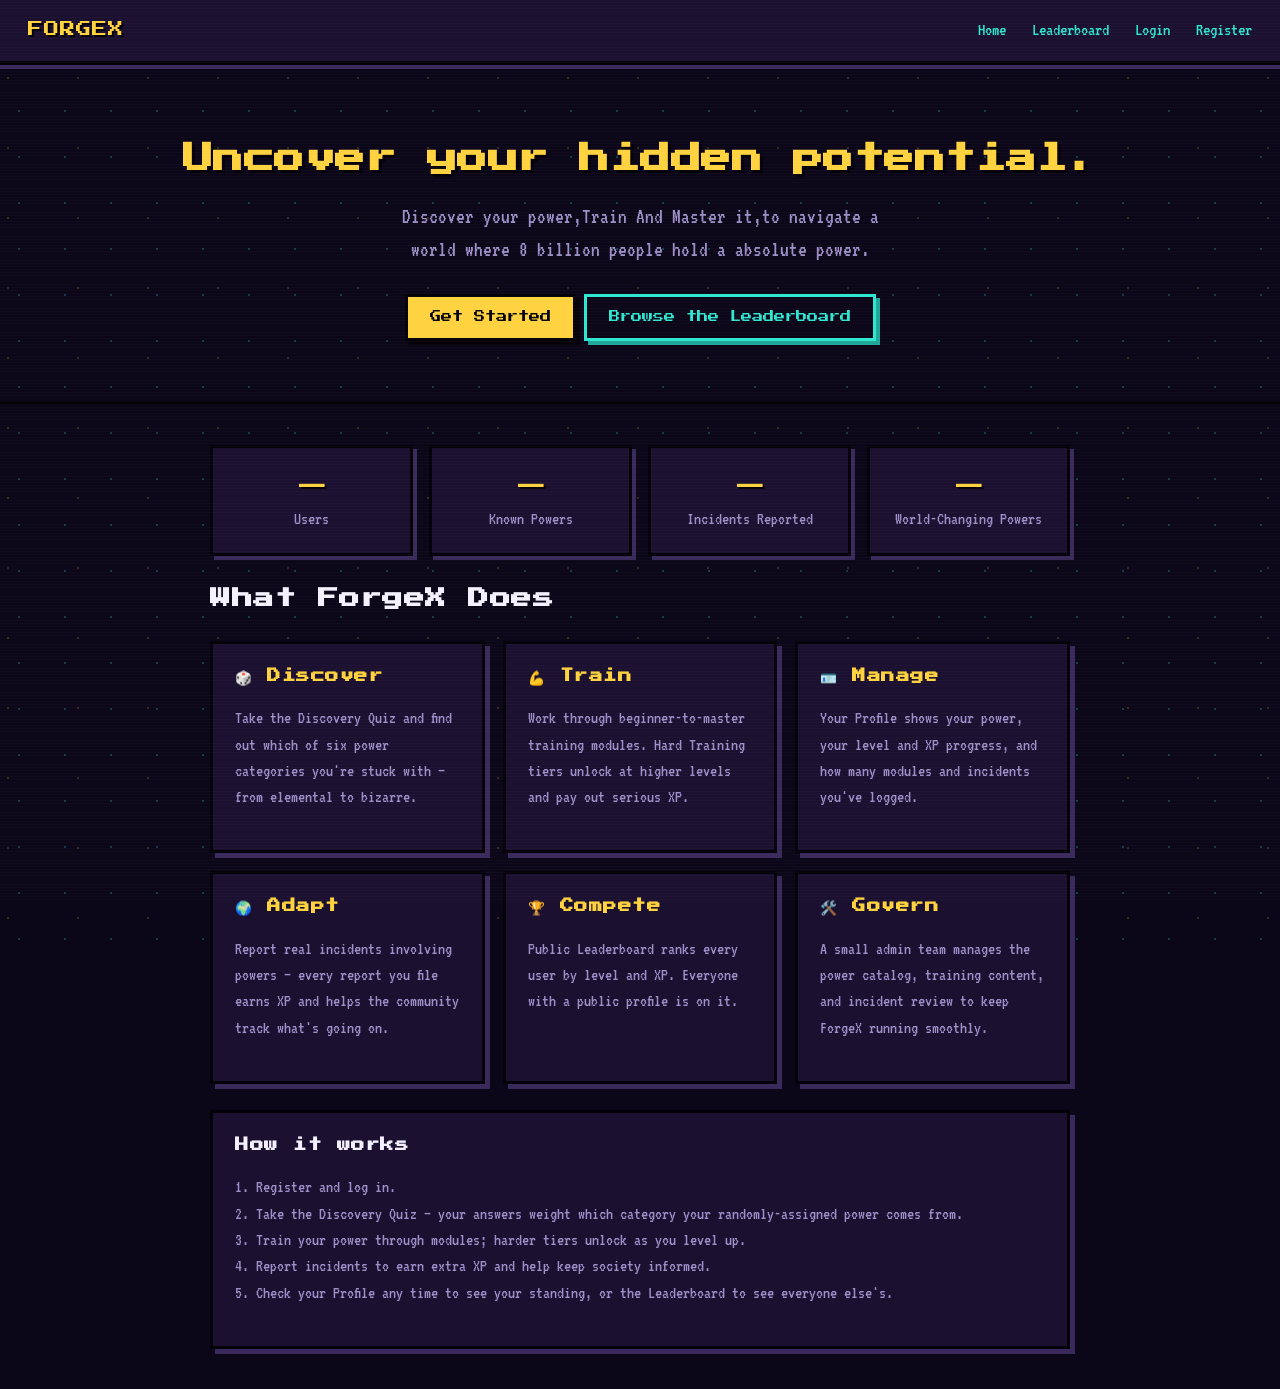
<file: FrogeX(Frontend)/index.html>
<!DOCTYPE html>
<html lang="en">

<head>
  <meta charset="UTF-8">
  <title>ForgeX - Everyone Has a Power</title>
  <link rel="preconnect" href="https://fonts.googleapis.com">
  <link rel="preconnect" href="https://fonts.gstatic.com" crossorigin>
  <link href="https://fonts.googleapis.com/css2?family=Press+Start+2P&family=VT323&display=swap" rel="stylesheet">
  <link rel="stylesheet" href="css/style.css">
</head>

<body>
  <nav>
    <div class="logo">FORGEX</div>
    <div id="navLinks">
      <a href="index.html">Home</a>
      <a href="community.html">Leaderboard</a>
      <a href="login.html">Login</a>
      <a href="register.html">Register</a>
    </div>
  </nav>

  <div class="hero">
    <h1>Uncover your hidden potential.</h1>
    <p>Discover your power,Train And Master it,to navigate a world where 8 billion people hold a absolute power.</p>
    <a href="register.html" id="ctaBtn" class="btn">Get Started</a>
    <a href="community.html" class="btn secondary">Browse the Leaderboard</a>
  </div>

  <div class="container">
    <div class="stats-grid" id="statsGrid">
      <div class="stat-box">
        <div class="stat-num">—</div>
        <div class="muted">Users</div>
      </div>
      <div class="stat-box">
        <div class="stat-num">—</div>
        <div class="muted">Known Powers</div>
      </div>
      <div class="stat-box">
        <div class="stat-num">—</div>
        <div class="muted">Incidents Reported</div>
      </div>
      <div class="stat-box">
        <div class="stat-num">—</div>
        <div class="muted">World-Changing Powers</div>
      </div>
    </div>

    <h2>What ForgeX Does</h2>
    <div class="feature-grid">
      <div class="card">
        <h3>🎲 Discover</h3>
        <p class="muted">Take the Discovery Quiz and find out which of six power categories you're stuck with — from
          elemental to bizarre.</p>
      </div>
      <div class="card">
        <h3>💪 Train</h3>
        <p class="muted">Work through beginner-to-master training modules. Hard Training tiers unlock at higher levels
          and pay out serious XP.</p>
      </div>
      <div class="card">
        <h3>🪪 Manage</h3>
        <p class="muted">Your Profile shows your power, your level and XP progress, and how many modules and incidents
          you've logged.</p>
      </div>
      <div class="card">
        <h3>🌍 Adapt</h3>
        <p class="muted">Report real incidents involving powers — every report you file earns XP and helps the community
          track what's going on.</p>
      </div>
      <div class="card">
        <h3>🏆 Compete</h3>
        <p class="muted">Public Leaderboard ranks every user by level and XP. Everyone with a public profile is on it.
        </p>
      </div>
      <div class="card">
        <h3>🛠️ Govern</h3>
        <p class="muted">A small admin team manages the power catalog, training content, and incident review to keep
          ForgeX running smoothly.</p>
      </div>
    </div>

    <div class="card">
      <h3>How it works</h3>
      <p class="muted">
        1. Register and log in.<br>
        2. Take the Discovery Quiz — your answers weight which category your randomly-assigned power comes from.<br>
        3. Train your power through modules; harder tiers unlock as you level up.<br>
        4. Report incidents to earn extra XP and help keep society informed.<br>
        5. Check your Profile any time to see your standing, or the Leaderboard to see everyone else's.
      </p>
    </div>
  </div>

  <script src="js/api.js"></script>
  <script>
    // Adjust nav + CTA button depending on whether someone is already logged in
    if (isLoggedIn()) {
      document.getElementById("navLinks").innerHTML = `
        <a href="index.html">Home</a>
        <a href="community.html">Leaderboard</a>
        <a href="dashboard.html">Dashboard</a>
        <a href="profile.html">Profile</a>
        <a href="#" id="adminNavLink" style="display:none;" onclick="window.location.href='admin.html'">Admin</a>
        <a href="#" onclick="logout()">Logout</a>
      `;
      document.getElementById("ctaBtn").textContent = "Go to Dashboard";
      document.getElementById("ctaBtn").href = "dashboard.html";
      showAdminLinkIfAdmin();
    }

    async function loadStats() {
      try {
        const stats = await apiFetch("/stats/public_summary.php");
        const boxes = document.querySelectorAll("#statsGrid .stat-num");
        boxes[0].textContent = stats.total_users;
        boxes[1].textContent = stats.total_powers;
        boxes[2].textContent = stats.total_incidents;
        boxes[3].textContent = stats.world_changing_powers;
      } catch (e) { /* stats are non-critical, fail silently */ }
    }
    loadStats();
  </script>
</body>

</html>
</file>
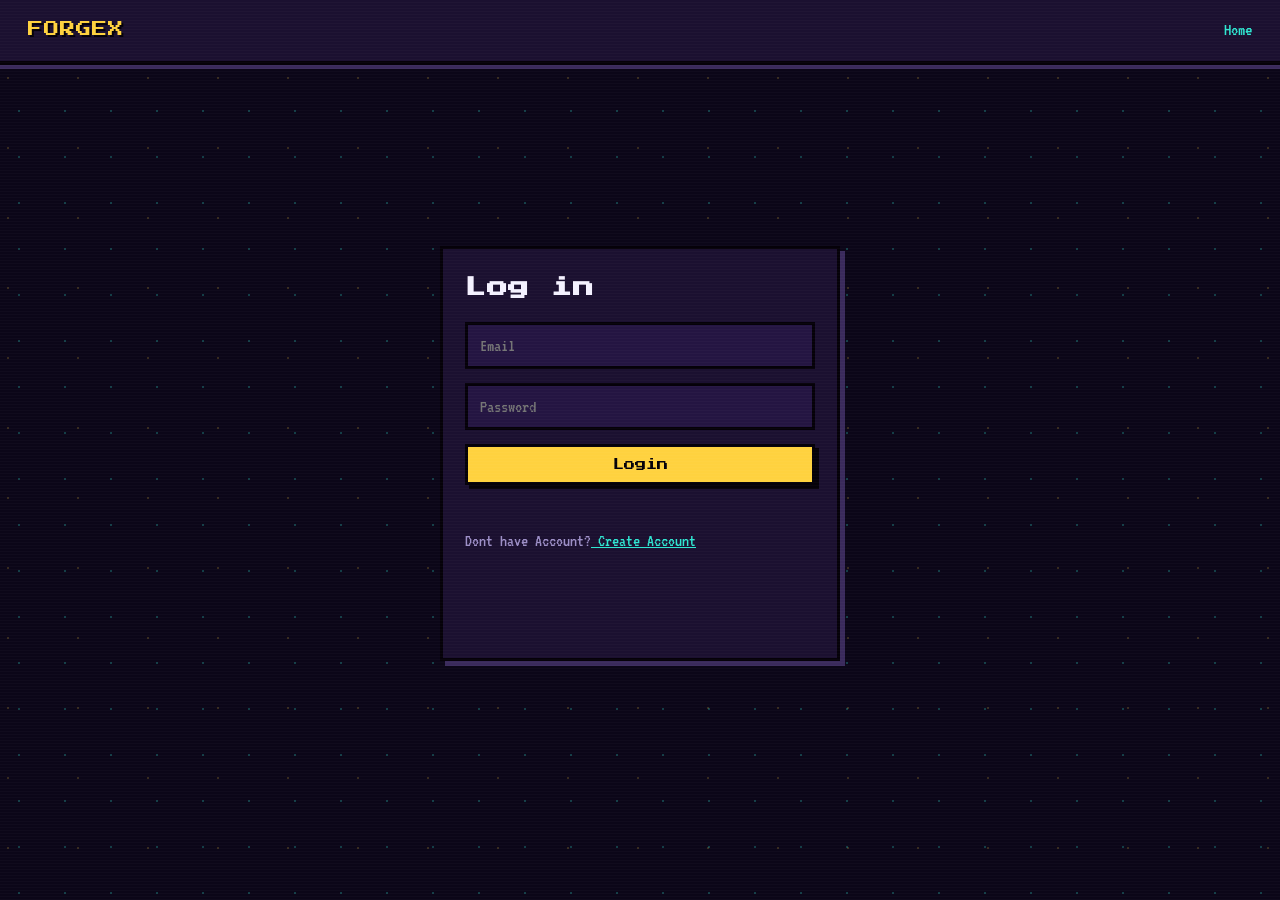
<file: FrogeX(Frontend)/admin.html>
<!DOCTYPE html>
<html lang="en">

<head>
  <meta charset="UTF-8">
  <title>ForgeX - Admin</title>
  <link rel="preconnect" href="https://fonts.googleapis.com">
  <link rel="preconnect" href="https://fonts.gstatic.com" crossorigin>
  <link href="https://fonts.googleapis.com/css2?family=Press+Start+2P&family=VT323&display=swap" rel="stylesheet">
  <link rel="stylesheet" href="css/style.css">
</head>

<body>
  <nav>
    <div class="logo">FORGEX <span class="badge" style="background:var(--red);"> ADMIN </span></div>
    <div>
      <a href="dashboard.html">Dashboard</a>
      <a href="profile.html">Profile</a>
      <a href="#" onclick="logout()">Logout</a>
    </div>
  </nav>

  <div class="container">
    <h2>Administration</h2>
    <p class="muted">Only accounts with admin rights can view or use this page.</p>

    <div class="admin-tabs">
      <button class="admin-tab active" data-tab="powers">Powers</button>
      <button class="admin-tab" data-tab="modules">Training Modules</button>
      <button class="admin-tab" data-tab="incidents">Incidents</button>
      <button class="admin-tab" data-tab="users">Users</button>
    </div>

    <!-- POWERS -->
    <div class="admin-panel active" id="panel-powers">
      <div class="card">
        <h3>Add / Edit Power</h3>
        <form id="powerForm" class="form-grid">
          <input type="hidden" id="p_power_id">
          <input type="text" id="p_power_name" placeholder="Power name" required>
          <select id="p_category" required>
            <option value="elemental">Elemental</option>
            <option value="mental">Mental</option>
            <option value="physical">Physical</option>
            <option value="bizarre">Bizarre</option>
            <option value="reality">Reality</option>
            <option value="social">Social</option>
          </select>
          <select id="p_rarity">
            <option value="common">Common</option>
            <option value="uncommon">Uncommon</option>
            <option value="rare">Rare</option>
            <option value="legendary">Legendary</option>
          </select>
          <label style="display:flex;align-items:center;gap:8px;">
            <input type="checkbox" id="p_world_changing"> World-changing
          </label>
          <textarea id="p_description" class="full-width" placeholder="Description" rows="2"></textarea>
          <div class="full-width">
            <button type="submit" class="btn">Save Power</button>
            <button type="button" class="btn secondary" onclick="resetPowerForm()">Clear</button>
          </div>
        </form>
      </div>
      <div class="card">
        <table id="powersTable">
          <thead>
            <tr>
              <th>Name</th>
              <th>Category</th>
              <th>Rarity</th>
              <th>World-changing</th>
              <th></th>
            </tr>
          </thead>
          <tbody></tbody>
        </table>
      </div>
    </div>

    <!-- MODULES -->
    <div class="admin-panel" id="panel-modules">
      <div class="card">
        <h3>Add / Edit Training Module</h3>
        <form id="moduleForm" class="form-grid">
          <input type="hidden" id="m_module_id">
          <select id="m_power_id" required></select>
          <input type="text" id="m_title" placeholder="Module title" required>
          <select id="m_difficulty">
            <option value="beginner">Beginner</option>
            <option value="intermediate">Intermediate</option>
            <option value="advanced">Advanced (Hard Training)</option>
            <option value="master">Master (Hard Training)</option>
          </select>
          <input type="number" id="m_xp_reward" placeholder="XP reward" value="50" min="1">
          <textarea id="m_description" class="full-width" placeholder="Description" rows="2"></textarea>
          <div class="full-width">
            <button type="submit" class="btn">Save Module</button>
            <button type="button" class="btn secondary" onclick="resetModuleForm()">Clear</button>
          </div>
        </form>
      </div>
      <div class="card">
        <table id="modulesTable">
          <thead>
            <tr>
              <th>Title</th>
              <th>Power</th>
              <th>Difficulty</th>
              <th>XP</th>
              <th></th>
            </tr>
          </thead>
          <tbody></tbody>
        </table>
      </div>
    </div>

    <!-- INCIDENTS -->
    <div class="admin-panel" id="panel-incidents">
      <div class="card">
        <table id="incidentsTable">
          <thead>
            <tr>
              <th>Description</th>
              <th>Severity</th>
              <th>Location</th>
              <th>Reported by</th>
              <th>Status</th>
            </tr>
          </thead>
          <tbody></tbody>
        </table>
      </div>
    </div>

    <!-- USERS -->
    <div class="admin-panel" id="panel-users">
      <div class="card">
        <h3>Edit User's Power</h3>
        <p class="muted full-width" id="u_editing_label" style="margin-top:0;">Click Edit on a user below to load their
          info here.</p>
        <form id="userPowerForm" class="form-grid">
          <input type="hidden" id="u_user_id">
          <select id="u_power_id" required></select>
          <input type="number" id="u_power_level" placeholder="Level" min="1" value="1">
          <input type="number" id="u_xp" placeholder="XP" min="0" value="0">
          <div class="full-width">
            <button type="submit" class="btn">Save Changes</button>
            <button type="button" class="btn secondary" onclick="resetUserPowerForm()">Cancel</button>
          </div>
        </form>
      </div>
      <div class="card">
        <table id="usersTable">
          <thead>
            <tr>
              <th>Username</th>
              <th>Email</th>
              <th>Power</th>
              <th>Level</th>
              <th>XP</th>
              <th>Admin</th>
              <th></th>
            </tr>
          </thead>
          <tbody></tbody>
        </table>
      </div>
    </div>
  </div>

  <script src="js/api.js"></script>
  <script>
    requireAdmin();

    // ---- Tab switching ----
    document.querySelectorAll(".admin-tab").forEach(tab => {
      tab.addEventListener("click", () => {
        document.querySelectorAll(".admin-tab").forEach(t => t.classList.remove("active"));
        document.querySelectorAll(".admin-panel").forEach(p => p.classList.remove("active"));
        tab.classList.add("active");
        document.getElementById("panel-" + tab.dataset.tab).classList.add("active");
      });
    });

    // ---- POWERS ----
    let powersCache = [];

    async function loadPowers() {
      const powers = await apiFetch("/admin/manage_powers.php");
      powersCache = powers;
      document.querySelector("#powersTable tbody").innerHTML = powers.map(p => `
        <tr>
          <td>${p.power_name}</td>
          <td>${p.category}</td>
          <td>${p.rarity}</td>
          <td>${Number(p.is_world_changing) ? "Yes" : "No"}</td>
          <td>
            <button class="btn btn-small" onclick="editPower(${p.power_id})">Edit</button>
            <button class="btn btn-small btn-danger" onclick="deletePower(${p.power_id})">Delete</button>
          </td>
        </tr>
      `).join("");

      // Also refresh the power dropdown used by the module form
      const select = document.getElementById("m_power_id");
      select.innerHTML = powers.map(p => `<option value="${p.power_id}">${p.power_name}</option>`).join("");
    }

    function resetPowerForm() {
      document.getElementById("powerForm").reset();
      document.getElementById("p_power_id").value = "";
    }

    function editPower(powerId) {
      const p = powersCache.find(x => x.power_id === powerId);
      if (!p) return;
      document.getElementById("p_power_id").value = p.power_id;
      document.getElementById("p_power_name").value = p.power_name;
      document.getElementById("p_category").value = p.category;
      document.getElementById("p_rarity").value = p.rarity;
      document.getElementById("p_world_changing").checked = !!Number(p.is_world_changing);
      document.getElementById("p_description").value = p.description || "";
    }

    document.getElementById("powerForm").addEventListener("submit", async (e) => {
      e.preventDefault();
      const id = document.getElementById("p_power_id").value;
      const payload = {
        power_name: document.getElementById("p_power_name").value,
        category: document.getElementById("p_category").value,
        rarity: document.getElementById("p_rarity").value,
        is_world_changing: document.getElementById("p_world_changing").checked,
        description: document.getElementById("p_description").value
      };
      if (id) payload.power_id = Number(id);
      try {
        await apiFetch("/admin/manage_powers.php", id ? "PUT" : "POST", payload);
        resetPowerForm();
        loadPowers();
      } catch (err) { alert(err.message); }
    });

    async function deletePower(id) {
      if (!confirm("Delete this power? This cannot be undone.")) return;
      try {
        await apiFetch("/admin/manage_powers.php", "DELETE", { power_id: id });
        loadPowers();
      } catch (err) { alert(err.message); }
    }

    // ---- MODULES ----
    let modulesCache = [];

    async function loadModules() {
      const modules = await apiFetch("/admin/manage_modules.php");
      modulesCache = modules;
      document.querySelector("#modulesTable tbody").innerHTML = modules.map(m => `
        <tr>
          <td>${m.title}</td>
          <td>${m.power_name}</td>
          <td><span class="badge badge-${m.difficulty}">${m.difficulty}</span></td>
          <td>${m.xp_reward}</td>
          <td>
            <button class="btn btn-small" onclick="editModule(${m.module_id})">Edit</button>
            <button class="btn btn-small btn-danger" onclick="deleteModule(${m.module_id})">Delete</button>
          </td>
        </tr>
      `).join("");
    }

    function resetModuleForm() {
      document.getElementById("moduleForm").reset();
      document.getElementById("m_module_id").value = "";
    }

    function editModule(moduleId) {
      const m = modulesCache.find(x => x.module_id === moduleId);
      if (!m) return;
      document.getElementById("m_module_id").value = m.module_id;
      document.getElementById("m_power_id").value = m.power_id;
      document.getElementById("m_title").value = m.title;
      document.getElementById("m_difficulty").value = m.difficulty;
      document.getElementById("m_xp_reward").value = m.xp_reward;
      document.getElementById("m_description").value = m.description || "";
    }

    document.getElementById("moduleForm").addEventListener("submit", async (e) => {
      e.preventDefault();
      const id = document.getElementById("m_module_id").value;
      const payload = {
        power_id: Number(document.getElementById("m_power_id").value),
        title: document.getElementById("m_title").value,
        difficulty: document.getElementById("m_difficulty").value,
        xp_reward: Number(document.getElementById("m_xp_reward").value),
        description: document.getElementById("m_description").value
      };
      if (id) payload.module_id = Number(id);
      try {
        await apiFetch("/admin/manage_modules.php", id ? "PUT" : "POST", payload);
        resetModuleForm();
        loadModules();
      } catch (err) { alert(err.message); }
    });

    async function deleteModule(id) {
      if (!confirm("Delete this module?")) return;
      try {
        await apiFetch("/admin/manage_modules.php", "DELETE", { module_id: id });
        loadModules();
      } catch (err) { alert(err.message); }
    }

    // ---- INCIDENTS ----
    async function loadIncidents() {
      const incidents = await apiFetch("/admin/manage_incidents.php");
      document.querySelector("#incidentsTable tbody").innerHTML = incidents.map(i => `
        <tr>
          <td>${i.description}</td>
          <td><span class="badge">${i.severity}</span></td>
          <td>${i.location ?? "—"}</td>
          <td>${i.reported_by_username}</td>
          <td>
            <select onchange="updateIncidentStatus(${i.incident_id}, this.value)">
              <option value="open" ${i.status === 'open' ? 'selected' : ''}>Open</option>
              <option value="investigating" ${i.status === 'investigating' ? 'selected' : ''}>Investigating</option>
              <option value="resolved" ${i.status === 'resolved' ? 'selected' : ''}>Resolved</option>
            </select>
          </td>
        </tr>
      `).join("");
    }

    async function updateIncidentStatus(id, status) {
      try {
        await apiFetch("/admin/manage_incidents.php", "PUT", { incident_id: id, status });
      } catch (err) { alert(err.message); }
    }

    // ---- USERS ----
    let usersCache = [];

    async function loadUsers() {
      const users = await apiFetch("/admin/manage_users.php");
      usersCache = users;
      document.querySelector("#usersTable tbody").innerHTML = users.map(u => `
        <tr>
          <td>${u.username}</td>
          <td>${u.email}</td>
          <td>${u.power_name ?? "—"}</td>
          <td>${u.power_level ?? "—"}</td>
          <td>${u.xp ?? "—"}</td>
          <td>${Number(u.is_admin) ? "Yes" : "No"}</td>
          <td><button class="btn btn-small" onclick="editUserPower(${u.user_id})">Edit</button></td>
        </tr>
      `).join("");

      // The power dropdown here reuses the same list loaded for the Modules tab
      const select = document.getElementById("u_power_id");
      select.innerHTML = powersCache.map(p => `<option value="${p.power_id}">${p.power_name}</option>`).join("");
    }

    function resetUserPowerForm() {
      document.getElementById("userPowerForm").reset();
      document.getElementById("u_user_id").value = "";
      document.getElementById("u_editing_label").textContent = "Click Edit on a user below to load their info here.";
    }

    function editUserPower(userId) {
      const u = usersCache.find(x => x.user_id === userId);
      if (!u) return;
      document.getElementById("u_user_id").value = u.user_id;
      document.getElementById("u_editing_label").textContent = `Editing: ${u.username}${u.power_name ? " (" + u.power_name + ")" : " (no power yet)"}`;
      if (u.power_id) document.getElementById("u_power_id").value = u.power_id;
      document.getElementById("u_power_level").value = u.power_level || 1;
      document.getElementById("u_xp").value = u.xp || 0;
    }

    document.getElementById("userPowerForm").addEventListener("submit", async (e) => {
      e.preventDefault();
      const userId = document.getElementById("u_user_id").value;
      if (!userId) {
        alert("Click Edit on a user's row first.");
        return;
      }
      try {
        await apiFetch("/admin/manage_users.php", "PUT", {
          user_id: Number(userId),
          power_id: Number(document.getElementById("u_power_id").value),
          power_level: Number(document.getElementById("u_power_level").value),
          xp: Number(document.getElementById("u_xp").value)
        });
        resetUserPowerForm();
        loadUsers();
      } catch (err) { alert(err.message); }
    });

    // Load in order so the Users tab's power dropdown is populated
    // before it tries to use powersCache.
    (async () => {
      await loadPowers();
      await loadModules();
      await loadIncidents();
      await loadUsers();
    })();
  </script>
</body>

</html>
</file>
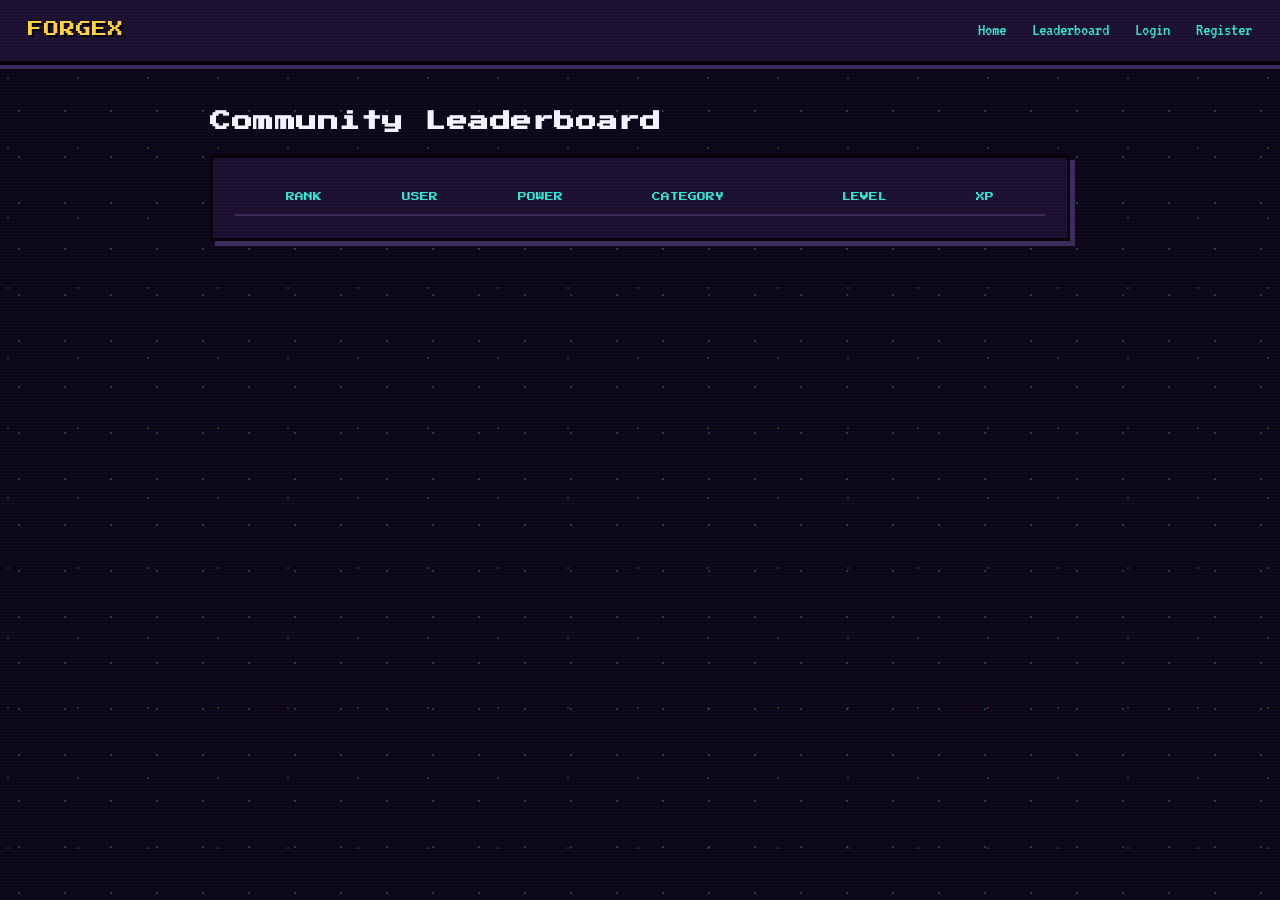
<file: FrogeX(Frontend)/community.html>
<!DOCTYPE html>
<html lang="en">

<head>
  <meta charset="UTF-8">
  <title>ForgeX - Community</title>
  <link rel="preconnect" href="https://fonts.googleapis.com">
  <link rel="preconnect" href="https://fonts.gstatic.com" crossorigin>
  <link href="https://fonts.googleapis.com/css2?family=Press+Start+2P&family=VT323&display=swap" rel="stylesheet">
  <link rel="stylesheet" href="css/style.css">
</head>

<body>
  <nav>
    <div class="logo">FORGEX</div>
    <div id="navLinks">
      <a href="index.html">Home</a>
      <a href="community.html">Leaderboard</a>
      <a href="login.html">Login</a>
      <a href="register.html">Register</a>
    </div>
  </nav>

  <div class="container">
    <h2>Community Leaderboard</h2>
    <div class="card">
      <table id="leaderboardTable">
        <thead>
          <tr>
            <th></th>
            <th>Rank</th>
            <th>User</th>
            <th>Power</th>
            <th>Category</th>
            <th>Level</th>
            <th>XP</th>
          </tr>
        </thead>
        <tbody></tbody>
      </table>
    </div>
  </div>

  <script src="js/api.js"></script>
  <script>
    if (isLoggedIn()) {
      document.getElementById("navLinks").innerHTML = `
        <a href="index.html">Home</a>
        <a href="dashboard.html">Dashboard</a>
        <a href="training.html">Training</a>
        <a href="community.html">Leaderboard</a>
        <a href="report.html">Report Incident</a>
        <a href="profile.html">Profile</a>
        <a href="#" id="adminNavLink" style="display:none;" onclick="window.location.href='admin.html'">Admin</a>
        <a href="#" onclick="logout()">Logout</a>
      `;
      showAdminLinkIfAdmin();
    }

    async function loadLeaderboard() {
      const rows = await apiFetch("/community/leaderboard.php?sort=xp&order=desc");
      const tbody = document.querySelector("#leaderboardTable tbody");
      tbody.innerHTML = rows.map((r, i) => `
        <tr>
          <td><img class="avatar-small" src="https://api.dicebear.com/9.x/pixel-art/svg?seed=${encodeURIComponent(r.username)}" alt=""></td>
          <td>#${i + 1}</td>
          <td>${r.username}</td>
          <td>${r.power_name}</td>
          <td><span class="badge">${r.category}</span></td>
          <td>${r.power_level}</td>
          <td>${r.xp}</td>
        </tr>
      `).join("");
    }
    loadLeaderboard();
  </script>
</body>

</html>
</file>
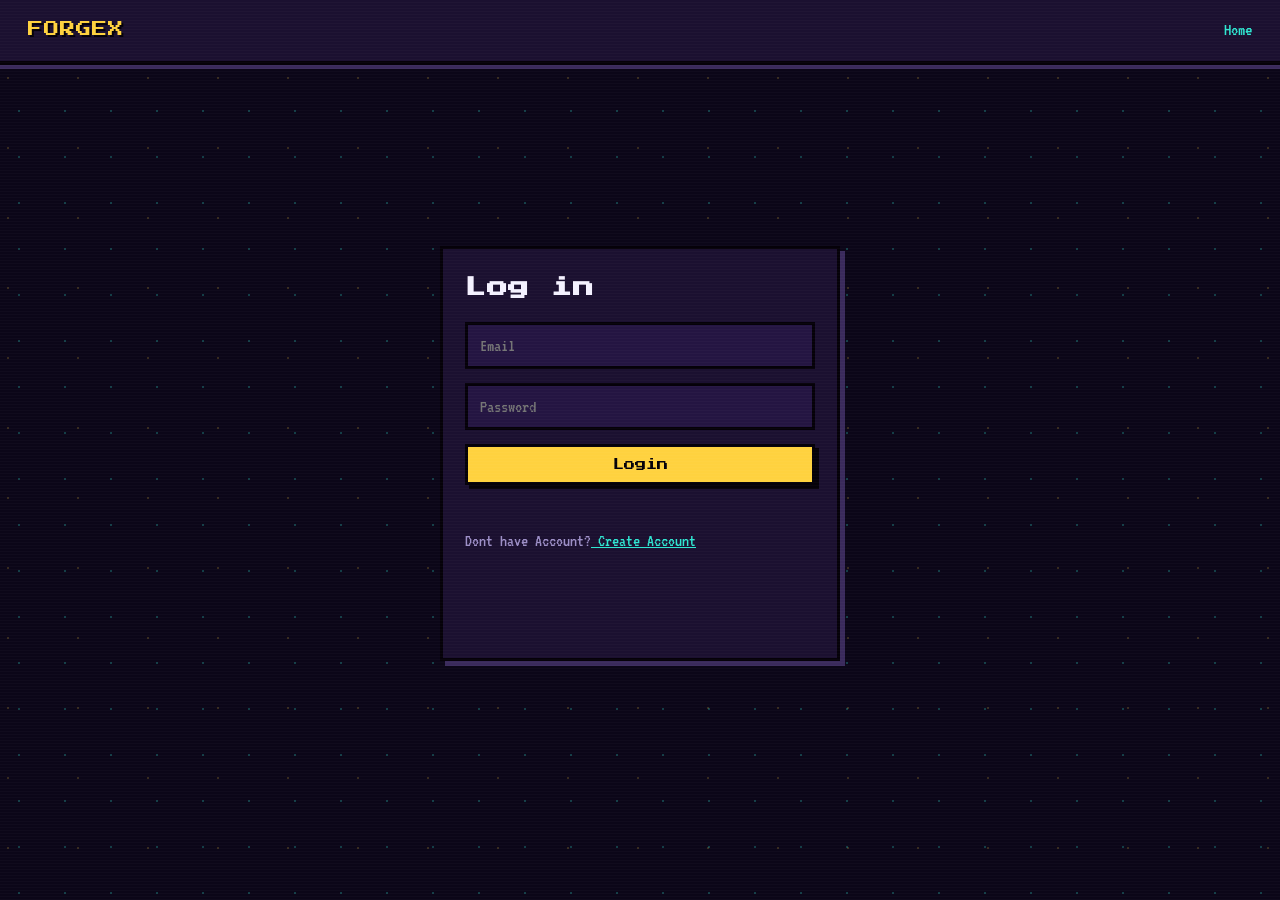
<file: FrogeX(Frontend)/dashboard.html>
<!DOCTYPE html>
<html lang="en">

<head>
  <meta charset="UTF-8">
  <title>ForgeX - Dashboard</title>
  <link rel="preconnect" href="https://fonts.googleapis.com">
  <link rel="preconnect" href="https://fonts.gstatic.com" crossorigin>
  <link href="https://fonts.googleapis.com/css2?family=Press+Start+2P&family=VT323&display=swap" rel="stylesheet">
  <link rel="stylesheet" href="css/style.css">
  <style>
    /* ---- Hero power card ---- */
    .dash-hero {
      display: flex;
      gap: 24px;
      align-items: center;
      flex-wrap: wrap;
    }

    .dash-hero .avatar-circle {
      width: 84px;
      height: 84px;
      font-size: 1.8rem;
      flex-shrink: 0;
      overflow: hidden;
    }

    .dash-hero-info {
      flex: 1;
      min-width: 240px;
    }

    .dash-hero-info h2 {
      margin-bottom: 6px;
    }

    .dash-level-pill {
      display: inline-block;
      background: var(--gold);
      color: var(--ink);
      font-family: var(--font-display);
      font-size: 0.65rem;
      padding: 5px 12px;
      border: 2px solid var(--ink);
      margin-right: 10px;
    }

    .dash-xp-label {
      display: flex;
      justify-content: space-between;
      font-size: 1rem;
      color: var(--muted);
      margin-top: 4px;
    }

    .dash-welcome {
      font-family: var(--font-display);
      font-size: clamp(1rem, 3vw, 1.4rem);
      color: var(--gold);
      text-shadow: 2px 2px 0 var(--ink);
      margin-bottom: 16px;
    }

    /* ---- Quick action tiles ---- */
    .dash-actions {
      display: grid;
      grid-template-columns: repeat(auto-fit, minmax(170px, 1fr));
      gap: 16px;
      margin: 26px 0;
    }

    .dash-action-card {
      background: var(--panel);
      border: 3px solid var(--ink);
      box-shadow: 4px 4px 0 var(--border);
      padding: 18px;
      text-align: center;
      text-decoration: none;
      color: var(--text);
      display: block;
      transition: transform 0.08s, box-shadow 0.08s;
    }

    .dash-action-card:hover {
      transform: translate(-2px, -2px);
      box-shadow: 6px 6px 0 var(--border);
    }

    .dash-action-card .dash-action-icon {
      font-size: 1.8rem;
      display: block;
      margin-bottom: 8px;
    }

    .dash-action-card h4 {
      font-family: var(--font-display);
      font-size: 0.6rem;
      color: var(--gold);
      margin: 0;
      letter-spacing: 0.5px;
    }

    /* ---- Two-column lower section ---- */
    .dash-columns {
      display: grid;
      grid-template-columns: 1fr 1fr;
      gap: 20px;
    }

    @media (max-width: 760px) {
      .dash-columns {
        grid-template-columns: 1fr;
      }
    }

    .next-module-box {
      border: 2px dashed var(--border);
      padding: 14px;
      margin-top: 12px;
    }

    /* ---- World incident feed ---- */
    .feed-item {
      display: flex;
      align-items: baseline;
      gap: 10px;
      padding: 10px 0;
      border-bottom: 2px solid var(--border);
      font-size: 1.05rem;
    }

    .feed-item:last-child {
      border-bottom: none;
    }

    .feed-sev-dot {
      width: 10px;
      height: 10px;
      flex-shrink: 0;
      border: 2px solid var(--ink);
      position: relative;
      top: 6px;
    }

    .feed-desc {
      flex: 1;
      color: var(--text);
    }

    .feed-meta {
      color: var(--muted);
      font-size: 0.95rem;
      white-space: nowrap;
    }
  </style>
</head>

<body>
  <nav>
    <div class="logo">FORGEX</div>
    <div>
      <a href="dashboard.html">Dashboard</a>
      <a href="training.html">Training</a>
      <a href="community.html">Leaderboard</a>
      <a href="report.html">Report Incident</a>
      <a href="profile.html">Profile</a>
      <a href="#" id="adminNavLink" style="display:none;" onclick="window.location.href='admin.html'">Admin</a>
      <a href="#" onclick="logout()">Logout</a>
    </div>
  </nav>

  <div class="container">
    <p class="dash-welcome" id="welcomeText">Welcome back!</p>
    <div class="card dash-hero" id="powerCard">Loading your power...</div>



    <div class="dash-columns">
      <div class="card">
        <h3>Training Progress</h3>
        <div id="trainingSummary">Loading...</div>
      </div>

      <div class="card">
        <h3>World Incident Feed</h3>
        <div id="incidentFeed">Loading...</div>
      </div>
    </div>
  </div>

  <script src="js/api.js"></script>
  <script>
    requireLogin();
    showAdminLinkIfAdmin();

    // Same source of truth profile.html uses, so the welcome text and the
    // avatar seed match exactly what's shown on the Profile page.
    async function loadWelcome() {
      try {
        const data = await apiFetch("/users/get_profile.php");
        const username = data.user.username;
        document.getElementById("welcomeText").textContent = `Welcome back, ${username}!`;
        return username;
      } catch (err) {
        document.getElementById("welcomeText").textContent = "Welcome back!";
        return null;
      }
    }

    async function loadPower(username) {
      try {
        const power = await apiFetch("/powers/get_my_power.php");
        const xpIntoLevel = power.xp % XP_PER_LEVEL;
        const xpToNext = XP_PER_LEVEL - xpIntoLevel;
        const progressPercent = Math.round((xpIntoLevel / XP_PER_LEVEL) * 100);

        // Seed on the username (same as profile.html) so the avatar matches;
        // fall back to the power name only if the username couldn't be loaded.
        const avatarSeed = username || power.power_name;

        document.getElementById("powerCard").innerHTML = `
          <div class="avatar-circle">
            <img src="https://api.dicebear.com/9.x/pixel-art/svg?seed=${encodeURIComponent(avatarSeed)}"
                 alt="" style="width:100%;height:100%;">
          </div>
          <div class="dash-hero-info">
            <h2>${power.power_name} <span class="badge">${power.category}</span></h2>
            <p class="muted">${power.description || ''}</p>
            <span class="dash-level-pill">LV. ${power.power_level}</span>
            <span class="muted">${power.xp} XP total</span>
            <div class="progress-bar" style="margin-top:10px;">
              <div class="progress-bar-fill" style="width:${progressPercent}%"></div>
            </div>
            <div class="dash-xp-label">
              <span>${xpIntoLevel} / ${XP_PER_LEVEL} XP this level</span>
              <span>${xpToNext} XP to Lv. ${power.power_level + 1}</span>
            </div>
          </div>
        `;

        loadTrainingSummary(power.power_id);
      } catch (err) {
        window.location.href = "quiz.html";
      }
    }

    async function loadTrainingSummary(powerId) {
      const el = document.getElementById("trainingSummary");
      try {
        const modules = await apiFetch("/training/get_modules.php?power_id=" + powerId);
        const completed = modules.filter(m => m.status === 'completed').length;
        const total = modules.length;
        const pct = total ? Math.round((completed / total) * 100) : 0;

        const next = modules.find(m => m.status !== 'completed' && (m.difficulty === 'beginner' || m.difficulty === 'intermediate'))
          || modules.find(m => m.status !== 'completed');

        el.innerHTML = `
          <p>${completed} / ${total} modules completed</p>
          <div class="progress-bar"><div class="progress-bar-fill" style="width:${pct}%"></div></div>
          ${next ? `
            <div class="next-module-box">
              <p class="muted" style="margin-bottom:4px;">Up next:</p>
              <strong>${next.title}</strong> <span class="badge badge-${next.difficulty}">${next.difficulty}</span>
              <p class="muted">Reward: up to ${next.xp_reward} XP</p>
              <a class="btn btn-small" href="training.html">⚡ Go Train</a>
            </div>
          ` : `<p class="success" style="margin-top:10px;">All modules complete — you're maxed out!</p>`}
        `;
      } catch (err) {
        el.innerHTML = `<p class="muted">Couldn't load training progress.</p>`;
      }
    }

    async function loadIncidentFeed() {
      const el = document.getElementById("incidentFeed");
      const severityColors = { low: "#57e389", medium: "#2fe6d1", high: "#ff9f43", critical: "#ff4d4d" };
      try {
        const rows = await apiFetch("/incidents/list_incidents.php");
        const recent = rows.slice(0, 5);
        el.innerHTML = recent.length ? recent.map(r => `
          <div class="feed-item">
            <span class="feed-sev-dot" style="background:${severityColors[r.severity] || '#2fe6d1'};"></span>
            <span class="feed-desc">${r.description}</span>
            <span class="feed-meta">${r.reported_by_username}</span>
          </div>
        `).join("") : `<p class="muted">No incidents reported yet.</p>`;
      } catch (err) {
        el.innerHTML = `<p class="muted">Couldn't load incident feed.</p>`;
      }
    }

    loadWelcome().then(loadPower);
    loadIncidentFeed();
  </script>
</body>

</html>
</file>
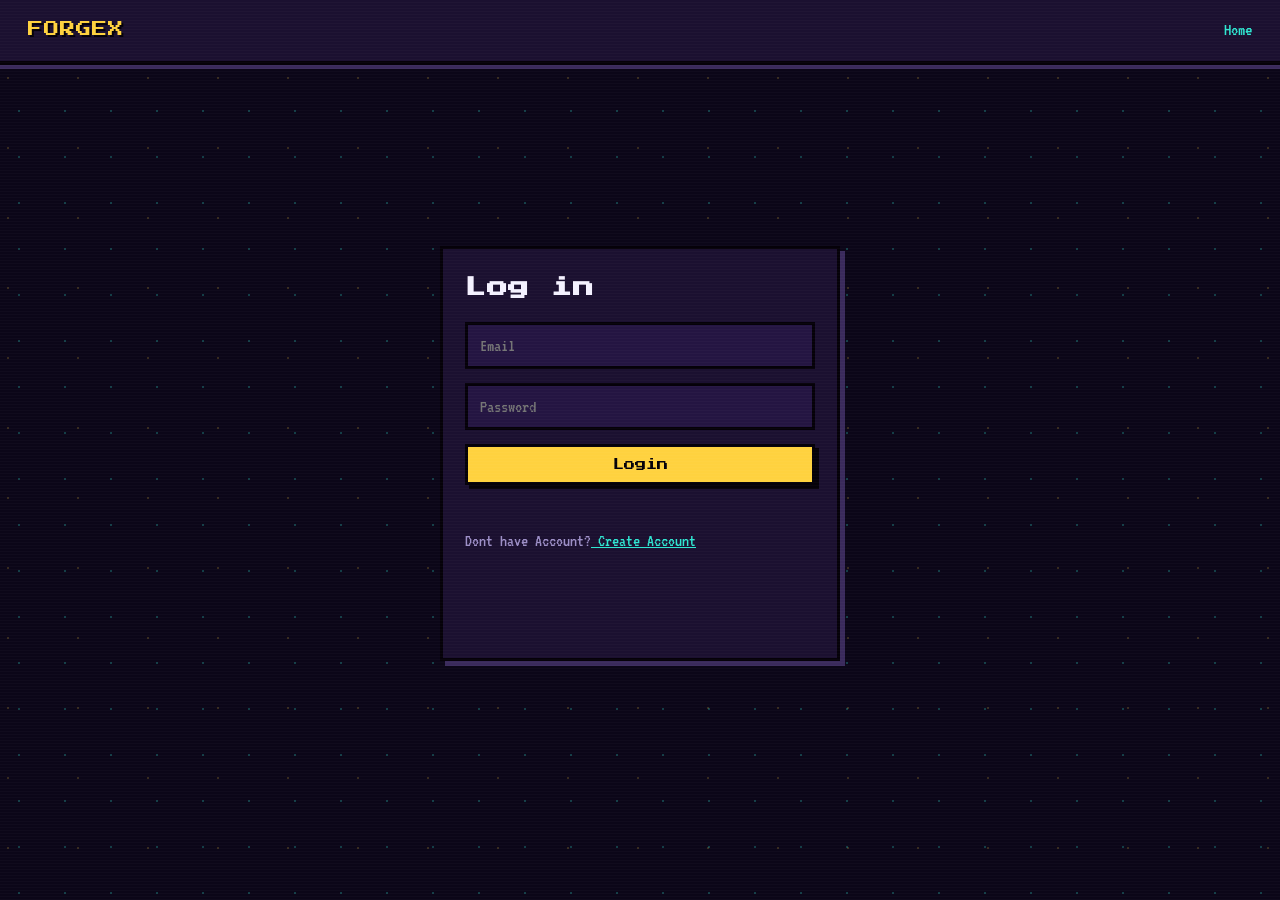
<file: FrogeX(Frontend)/login.html>
<!DOCTYPE html>
<html lang="en">

<head>
  <meta charset="UTF-8">
  <title>ForgeX - Login</title>
  <link rel="preconnect" href="https://fonts.googleapis.com">
  <link rel="preconnect" href="https://fonts.gstatic.com" crossorigin>
  <link href="https://fonts.googleapis.com/css2?family=Press+Start+2P&family=VT323&display=swap" rel="stylesheet">
  <link rel="stylesheet" href="css/style.css">
</head>

<body>
  <nav>
    <div class="logo">FORGEX</div>
    <div><a href="index.html">Home</a></div>
  </nav>

  <div class="container" style="min-height: 80vh; display: flex; align-items: center; justify-content: center;">
    <div class="card" style="max-width: 400px; width: 100%;">
      <h2>Log in</h2>
      <form id="loginForm">
        <input type="email" id="email" placeholder="Email" required>
        <input type="password" id="password" placeholder="Password" required>
        <button type="submit" class="btn">Login</button>
        <h5>Dont have Account?<a href="register.html"> Create Account </a></h5>
        <p id="message"></p>
      </form>
    </div>
  </div>
  </div>

  <script src="js/api.js"></script>
  <script>
    document.getElementById("loginForm").addEventListener("submit", async (e) => {
      e.preventDefault();
      const msg = document.getElementById("message");
      msg.textContent = "";

      const email = document.getElementById("email").value.trim();
      const password = document.getElementById("password").value;

      try {
        const res = await apiFetch("/auth/login.php", "POST", { email, password });
        localStorage.setItem("forgex_logged_in", "1");
        localStorage.setItem("forgex_username", res.username);
        localStorage.setItem("forgex_is_admin", res.is_admin ? "1" : "0");

        // Check whether this user already has a power assigned
        try {
          await apiFetch("/powers/get_my_power.php");
          window.location.href = "dashboard.html";
        } catch (e2) {
          // No power yet -> send to the discovery quiz
          window.location.href = "quiz.html";
        }
      } catch (err) {
        msg.textContent = err.message;
        msg.className = "error";
      }
    });
  </script>
</body>

</html>
</file>
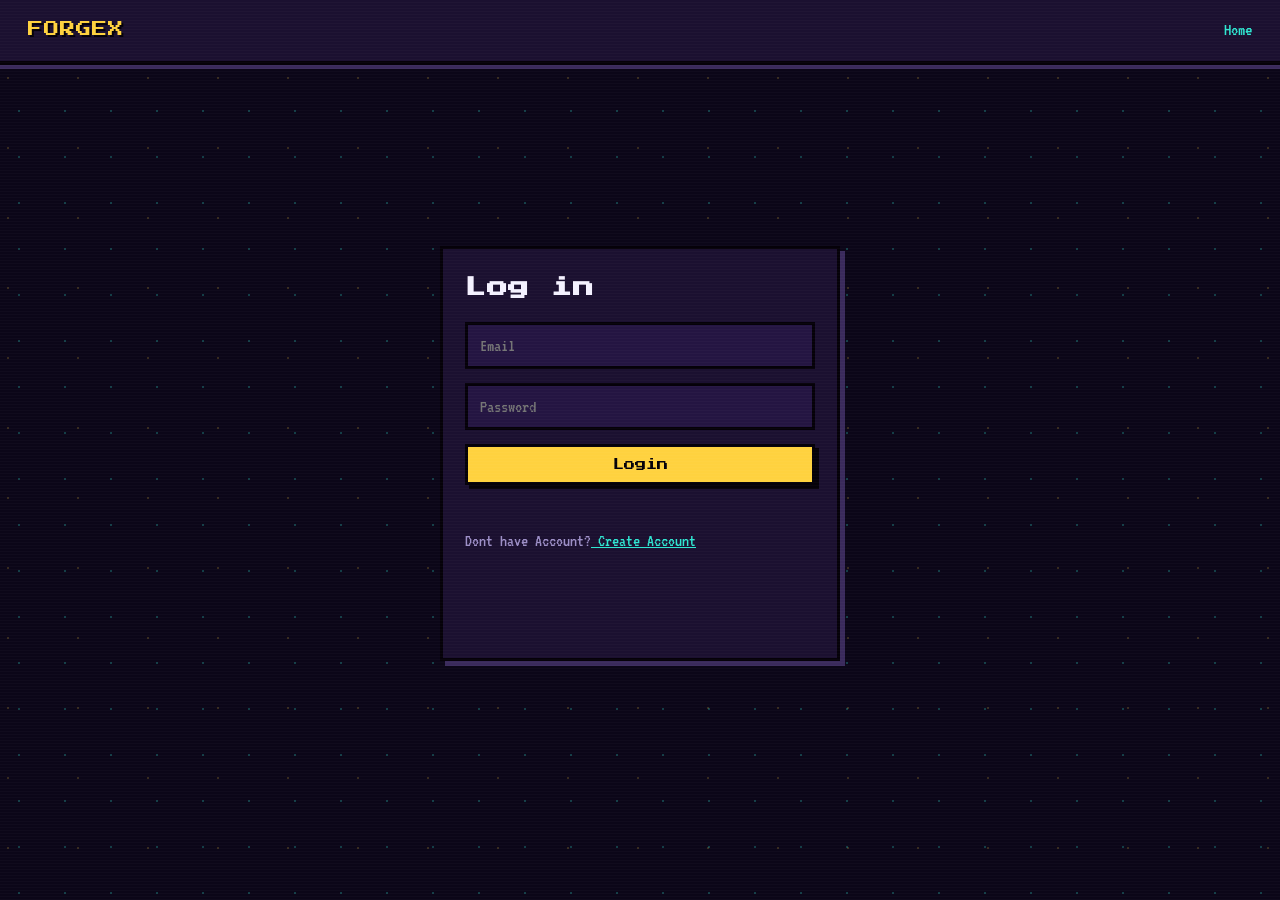
<file: FrogeX(Frontend)/profile.html>
<!DOCTYPE html>
<html lang="en">

<head>
  <meta charset="UTF-8">
  <title>ForgeX - My Profile</title>
  <link rel="preconnect" href="https://fonts.googleapis.com">
  <link rel="preconnect" href="https://fonts.gstatic.com" crossorigin>
  <link href="https://fonts.googleapis.com/css2?family=Press+Start+2P&family=VT323&display=swap" rel="stylesheet">
  <link rel="stylesheet" href="css/style.css">
</head>

<body>
  <nav>
    <div class="logo">FORGEX</div>
    <div>
      <a href="dashboard.html">Dashboard</a>
      <a href="training.html">Training</a>
      <a href="community.html">Leaderboard</a>
      <a href="report.html">Report Incident</a>
      <a href="profile.html">Profile</a>
      <a href="#" id="adminNavLink" style="display:none;" onclick="window.location.href='admin.html'">Admin</a>
      <a href="#" onclick="logout()">Logout</a>
    </div>
  </nav>

  <div class="container">
    <div class="card">
      <div class="profile-header">
        <div class="avatar-circle"><img id="avatarImg" src="" alt="avatar"></div>
        <div>
          <h2 id="profileUsername" style="margin-bottom:4px;">Loading...</h2>
          <p class="muted" id="profileEmail"></p>
          <p class="muted" id="profileJoined"></p>
        </div>
      </div>
    </div>

    <div class="card" id="powerSection">Loading power info...</div>

    <div class="card">
      <h3>Stats</h3>
      <span class="stat-pill" id="modulesCompletedPill">Modules completed: —</span>
      <span class="stat-pill" id="incidentsReportedPill">Incidents reported: —</span>
    </div>

    <div class="card">
      <h3>About Me</h3>
      <form id="bioForm">
        <textarea id="bio" placeholder="Write a short bio..." rows="3"></textarea>
        <div class="toggle-row">
          <label class="switch">
            <input type="checkbox" id="isPublic">
            <span class="slider"></span>
          </label>
          <span class="muted">Show my profile on the public Leaderboard</span>
        </div>
        <button type="submit" class="btn" style="width:fit-content;">Save Changes</button>
        <p id="message"></p>
      </form>
    </div>
  </div>

  <script src="js/api.js"></script>
  <script>
    requireLogin();
    showAdminLinkIfAdmin();

    async function loadProfile() {
      const data = await apiFetch("/users/get_profile.php");

      document.getElementById("avatarImg").src =
        `https://api.dicebear.com/9.x/pixel-art/svg?seed=${encodeURIComponent(data.user.username)}`;
      document.getElementById("profileUsername").textContent = data.user.username;
      document.getElementById("profileEmail").textContent = data.user.email;
      document.getElementById("profileJoined").textContent = "Joined " + new Date(data.user.created_at).toLocaleDateString();
      document.getElementById("bio").value = data.user.bio || "";
      document.getElementById("isPublic").checked = !!Number(data.user.is_public);

      document.getElementById("modulesCompletedPill").textContent = "Modules completed: " + data.modules_completed;
      document.getElementById("incidentsReportedPill").textContent = "Incidents reported: " + data.incidents_reported;

      const powerSection = document.getElementById("powerSection");
      if (!data.power) {
        powerSection.innerHTML = `<p class="muted">You haven't discovered your power yet.</p>
          <a href="quiz.html" class="btn" style="margin-top:8px;">Take the Discovery Quiz</a>`;
        return;
      }

      const prog = xpProgress(data.power.xp);
      powerSection.innerHTML = `
        <h2>${data.power.power_name} <span class="badge">${data.power.category}</span></h2>
        <p class="muted">${data.power.description}</p>
        <p class="muted">Rarity: ${data.power.rarity} · Discovered ${new Date(data.power.discovered_at).toLocaleDateString()}</p>
        <p style="margin-top:10px;">Level ${prog.level} — ${data.power.xp} XP total</p>
        <div class="progress-bar"><div class="progress-bar-fill" style="width:${prog.percent}%"></div></div>
        <p class="muted" style="margin-top:4px;">${prog.remaining} XP to next level</p>
      `;
    }

    document.getElementById("bioForm").addEventListener("submit", async (e) => {
      e.preventDefault();
      const msg = document.getElementById("message");
      try {
        await apiFetch("/users/update_profile.php", "POST", {
          bio: document.getElementById("bio").value,
          is_public: document.getElementById("isPublic").checked
        });
        msg.textContent = "Saved.";
        msg.className = "success";
      } catch (err) {
        msg.textContent = err.message;
        msg.className = "error";
      }
    });

    loadProfile().catch((err) => {
      document.getElementById("profileUsername").textContent = "Profile could not be loaded";
      document.getElementById("powerSection").textContent = err.message;
      document.getElementById("message").textContent = err.message;
      document.getElementById("message").className = "error";
    });
  </script>
</body>

</html>
</file>
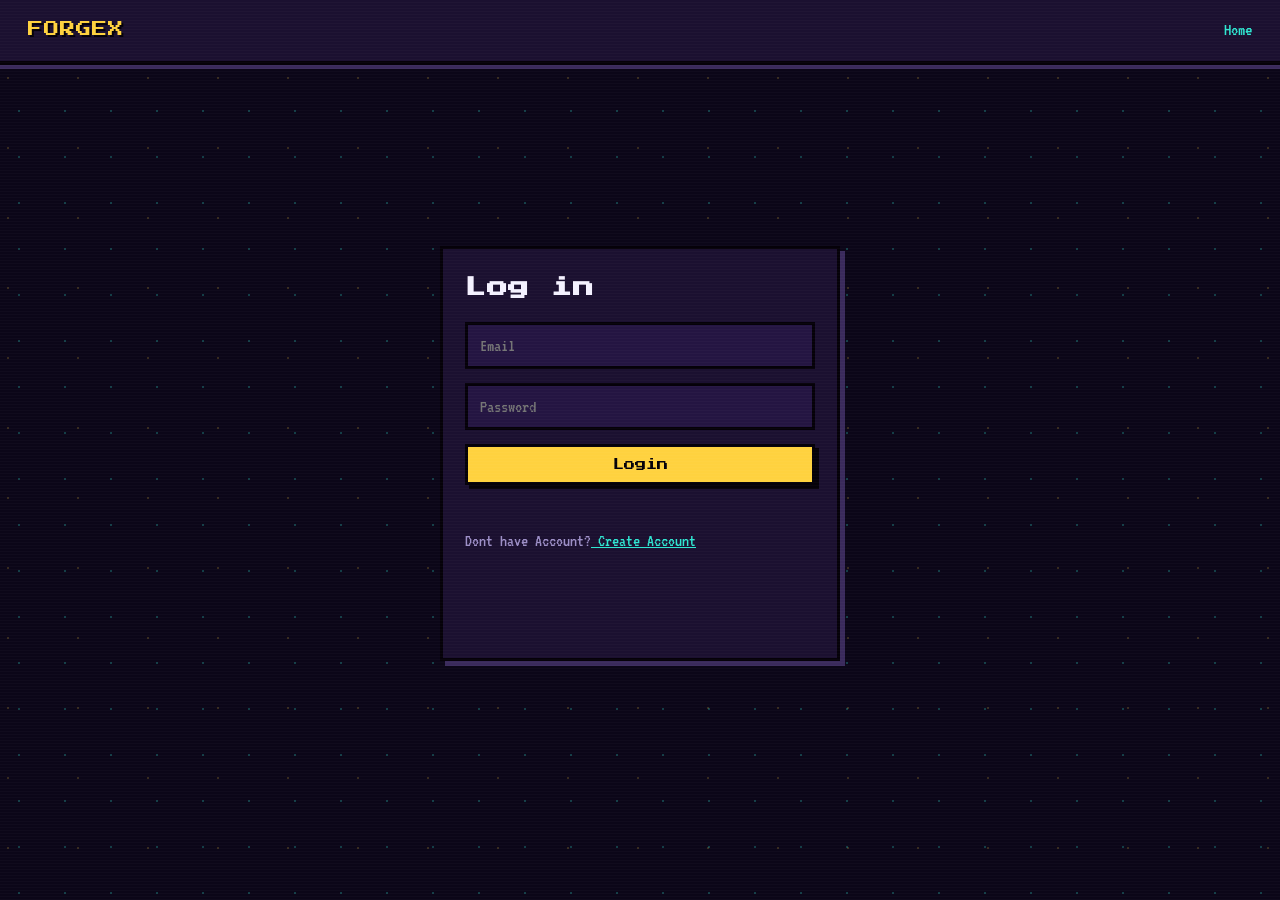
<file: FrogeX(Frontend)/quiz.html>
<!DOCTYPE html>
<html lang="en">

<head>
  <meta charset="UTF-8">
  <title>ForgeX - Discover Your Power</title>
  <link rel="preconnect" href="https://fonts.googleapis.com">
  <link rel="preconnect" href="https://fonts.gstatic.com" crossorigin>
  <link href="https://fonts.googleapis.com/css2?family=Press+Start+2P&family=VT323&display=swap" rel="stylesheet">
  <link rel="stylesheet" href="css/style.css">
</head>

<body>
  <nav>
    <div class="logo">FORGEX</div>
    <div><a href="#" onclick="logout()">Logout</a></div>
  </nav>

  <div class="container">
    <div class="card">
      <h2>Discover Your Power</h2>
      <p class="muted">Answer honestly — this decides what you're stuck with.</p>
      <form id="quizForm"></form>
      <button id="submitQuiz" class="btn" style="margin-top:16px;">Reveal My Power</button>
    </div>

    <div class="card" id="resultCard" style="display:none;">
      <h2 id="resultName"></h2>
      <span class="badge" id="resultCategory"></span>
      <p id="resultDesc" class="muted" style="margin-top:12px;"></p>
      <a href="dashboard.html" class="btn" style="margin-top:8px;">Go to Dashboard</a>
    </div>
  </div>

  <script src="js/api.js"></script>
  <script>
    requireLogin();
    let questions = [];

    async function loadQuestions() {
      questions = await apiFetch("/quiz/get_questions.php");
      const form = document.getElementById("quizForm");
      form.innerHTML = questions.map(q => `
        <div style="margin-bottom:14px;">
          <p>${q.question_text}</p>
          <select data-question-id="${q.question_id}">
            <option value="agree">Agree</option>
            <option value="neutral">Neutral</option>
            <option value="disagree">Disagree</option>
          </select>
        </div>
      `).join("");
    }
    loadQuestions();

    document.getElementById("submitQuiz").addEventListener("click", async () => {
      const selects = document.querySelectorAll("#quizForm select");
      const answers = Array.from(selects)
        .filter(s => s.value === "agree") // only count questions the user agreed with
        .map(s => ({ question_id: Number(s.dataset.questionId), choice: s.value }));

      try {
        const res = await apiFetch("/powers/assign_power.php", "POST", { answers });
        document.getElementById("quizForm").style.display = "none";
        document.getElementById("submitQuiz").style.display = "none";
        document.getElementById("resultCard").style.display = "block";
        document.getElementById("resultName").textContent = res.power.power_name;
        document.getElementById("resultCategory").textContent = res.power.category;
        document.getElementById("resultDesc").textContent = res.power.description;
      } catch (err) {
        alert(err.message);
      }
    });
  </script>
</body>

</html>
</file>
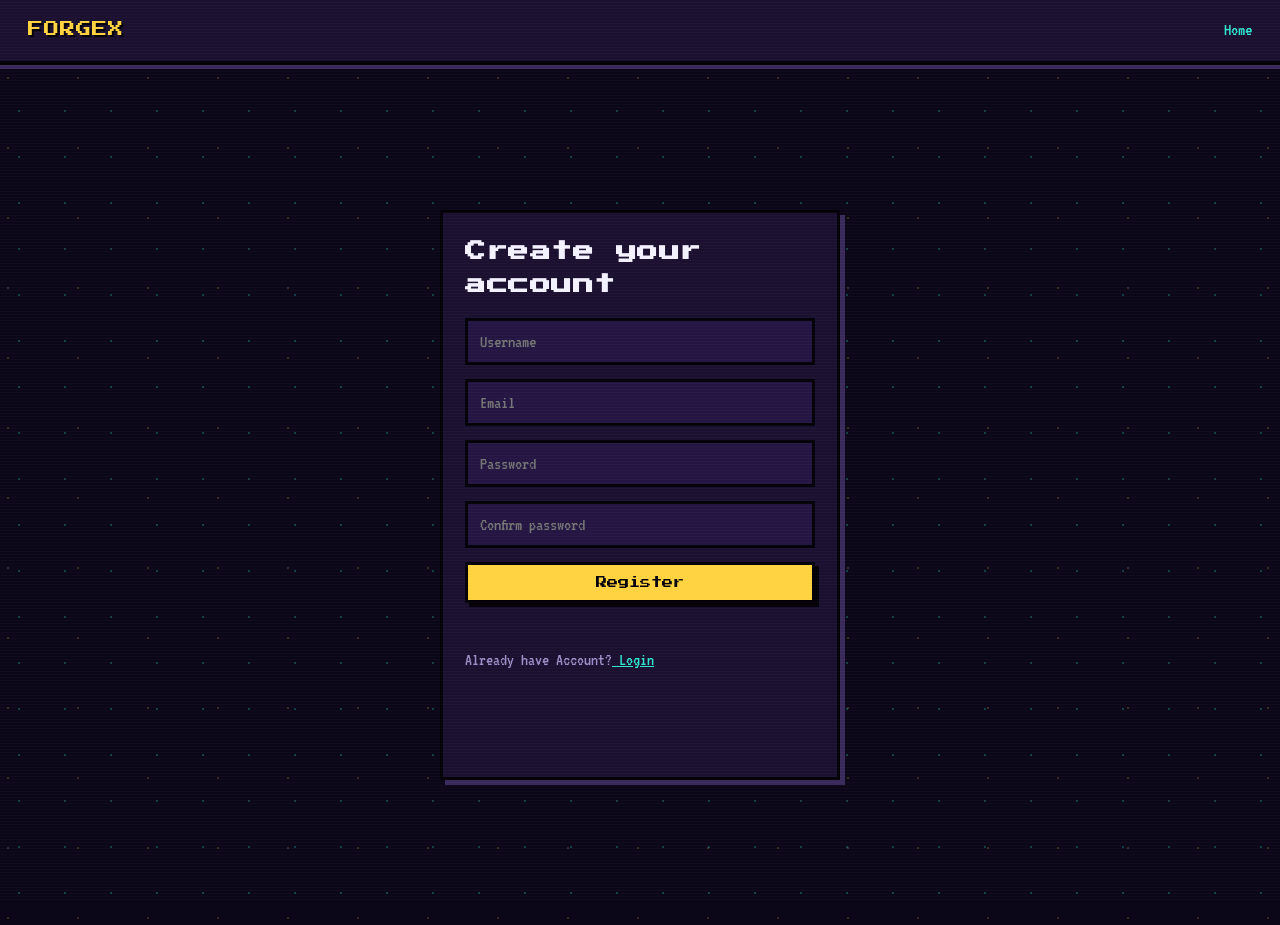
<file: FrogeX(Frontend)/register.html>
<!DOCTYPE html>
<html lang="en">

<head>
  <meta charset="UTF-8">
  <title>ForgeX - Register</title>
  <link rel="preconnect" href="https://fonts.googleapis.com">
  <link rel="preconnect" href="https://fonts.gstatic.com" crossorigin>
  <link href="https://fonts.googleapis.com/css2?family=Press+Start+2P&family=VT323&display=swap" rel="stylesheet">
  <link rel="stylesheet" href="css/style.css">
</head>

<body>
  <nav>
    <div class="logo">FORGEX</div>
    <div><a href="index.html">Home</a></div>
  </nav>

  <div class="container"
    style="min-height: calc(100vh - 120px); display: flex; align-items: center; justify-content: center;">
    <div class="card" style="max-width:400px;margin:0 auto;">
      <h2>Create your account</h2>
      <form id="registerForm">
        <input type="text" id="username" placeholder="Username" required>
        <input type="email" id="email" placeholder="Email" required>
        <input type="password" id="password" placeholder="Password" required>
        <input type="password" id="confirmPassword" placeholder="Confirm password" required>
        <button type="submit" class="btn">Register</button>
        <h5>Already have Account?<a href="login.html"> Login </a></h5>
        <p id="message"></p>
      </form>
    </div>
  </div>

  <script src="js/api.js"></script>
  <script>
    document.getElementById("registerForm").addEventListener("submit", async (e) => {
      e.preventDefault();
      const msg = document.getElementById("message");
      msg.textContent = "";

      const username = document.getElementById("username").value.trim();
      const email = document.getElementById("email").value.trim();
      const password = document.getElementById("password").value;
      const confirmPassword = document.getElementById("confirmPassword").value;

      if (password !== confirmPassword) {
        msg.textContent = "Passwords do not match.";
        msg.className = "error";
        return;
      }

      try {
        await apiFetch("/auth/register.php", "POST", { username, email, password });
        msg.textContent = "Account created! Redirecting to login...";
        msg.className = "success";
        setTimeout(() => window.location.href = "login.html", 1200);
      } catch (err) {
        msg.textContent = err.message;
        msg.className = "error";
      }
    });
  </script>
</body>

</html>
</file>
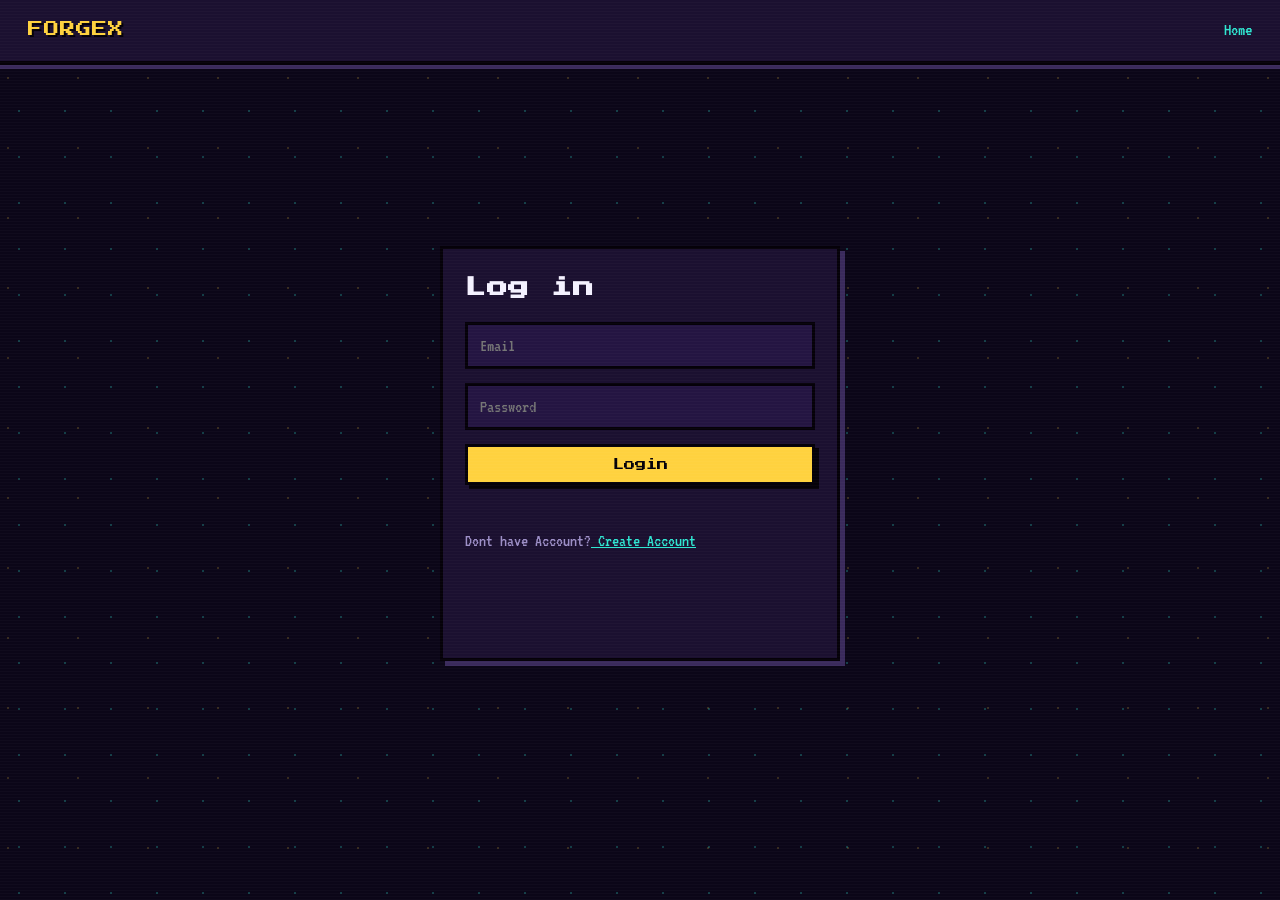
<file: FrogeX(Frontend)/training.html>
<!DOCTYPE html>
<html lang="en">

<head>
  <meta charset="UTF-8">
  <title>ForgeX - Training</title>
  <link rel="preconnect" href="https://fonts.googleapis.com">
  <link rel="preconnect" href="https://fonts.gstatic.com" crossorigin>
  <link href="https://fonts.googleapis.com/css2?family=Press+Start+2P&family=VT323&display=swap" rel="stylesheet">
  <link rel="stylesheet" href="css/style.css">
  <style>
    /* ============================================================
     Skill-tree layout
     ============================================================ */
    .tree-wrap {
      overflow-x: auto;
      padding-bottom: 14px;
      margin-top: 10px;
    }

    .tree-canvas {
      position: relative;
      display: inline-block;
      min-width: 100%;
    }

    .tree-columns {
      display: flex;
      gap: 70px;
      padding: 16px 24px;
      position: relative;
      z-index: 1;
    }

    .tree-lines {
      position: absolute;
      inset: 0;
      pointer-events: none;
      z-index: 0;
      overflow: visible;
    }

    .tree-line {
      fill: none;
      stroke: var(--cyan-dim);
      stroke-width: 2.5;
    }

    .tree-line-locked {
      fill: none;
      stroke: var(--border);
      stroke-width: 2;
      stroke-dasharray: 5 5;
    }

    .tree-col {
      display: flex;
      flex-direction: column;
      gap: 30px;
      align-items: stretch;
      width: 190px;
      flex-shrink: 0;
    }

    .tree-col-label {
      font-family: var(--font-display);
      font-size: 0.6rem;
      color: var(--muted);
      text-align: center;
      text-transform: uppercase;
      margin-bottom: 4px;
    }

    .tree-node {
      background: var(--panel);
      border: 3px solid var(--ink);
      box-shadow: 4px 4px 0 var(--border);
      padding: 14px;
      position: relative;
    }

    .tree-node.tn-completed {
      box-shadow: 4px 4px 0 var(--green);
    }

    .tree-node.tn-locked {
      opacity: 0.55;
    }

    .tn-badge-row {
      display: flex;
      justify-content: space-between;
      align-items: center;
      margin-bottom: 6px;
    }

    .tn-check {
      color: var(--green);
      font-family: var(--font-display);
      font-size: 0.8rem;
    }

    .tn-title {
      font-family: var(--font-body);
      font-size: 1.2rem;
      color: var(--gold);
      margin: 0 0 6px;
      line-height: 1.25;
    }

    .tn-xp {
      font-size: 1rem;
      color: var(--muted);
      margin: 0 0 6px;
    }

    /* ============================================================
     Mini-game modal (scoped to training.html)
     ============================================================ */
    .mg-overlay {
      position: fixed;
      inset: 0;
      background: rgba(5, 1, 9, 0.85);
      display: flex;
      align-items: center;
      justify-content: center;
      z-index: 1000;
      padding: 20px;
    }

    .mg-box {
      background: var(--panel);
      border: 3px solid var(--ink);
      box-shadow: 6px 6px 0 var(--border);
      max-width: 480px;
      width: 100%;
      padding: 24px;
      max-height: 90vh;
      overflow-y: auto;
    }

    .mg-box h3 {
      color: var(--gold);
      margin-bottom: 10px;
      font-size: 0.9rem;
    }

    .mg-box p {
      font-size: 1.1rem;
      color: var(--muted);
    }

    .mg-close {
      float: right;
      background: none;
      border: none;
      color: var(--muted);
      font-family: var(--font-display);
      font-size: 0.6rem;
      cursor: pointer;
    }

    .mg-close:hover {
      color: var(--red);
    }

    .mg-stage {
      text-align: center;
      margin-top: 14px;
      clear: both;
    }

    .mg-reaction-pad {
      width: 100%;
      height: 180px;
      border: 3px solid var(--ink);
      display: flex;
      align-items: center;
      justify-content: center;
      font-family: var(--font-display);
      font-size: 1rem;
      cursor: pointer;
      user-select: none;
      transition: background 0.1s;
    }

    .mg-reaction-pad.wait {
      background: var(--panel-alt);
      color: var(--muted);
    }

    .mg-reaction-pad.go {
      background: var(--green);
      color: var(--ink);
    }

    .mg-reaction-pad.early {
      background: var(--red);
      color: var(--text);
    }

    .mg-memory-grid {
      display: grid;
      grid-template-columns: 1fr 1fr;
      gap: 10px;
      max-width: 260px;
      margin: 0 auto;
    }

    .mg-tile {
      height: 90px;
      border: 3px solid var(--ink);
      cursor: pointer;
      opacity: 0.55;
      transition: opacity 0.1s, transform 0.05s;
    }

    .mg-tile:active {
      transform: scale(0.96);
    }

    .mg-tile.lit {
      opacity: 1;
      box-shadow: 0 0 16px currentColor;
    }

    .mg-tile[data-idx="0"] {
      background: var(--gold);
      color: var(--gold);
    }

    .mg-tile[data-idx="1"] {
      background: var(--cyan);
      color: var(--cyan);
    }

    .mg-tile[data-idx="2"] {
      background: var(--magenta);
      color: var(--magenta);
    }

    .mg-tile[data-idx="3"] {
      background: var(--green);
      color: var(--green);
    }

    .mg-spark-track {
      position: relative;
      height: 54px;
      border: 3px solid var(--ink);
      background: var(--panel-alt);
      margin: 14px 0;
      overflow: hidden;
    }

    .mg-spark-zone {
      position: absolute;
      top: 0;
      bottom: 0;
      background: rgba(87, 227, 137, 0.3);
      border-left: 2px dashed var(--green);
      border-right: 2px dashed var(--green);
    }

    .mg-spark-orb {
      position: absolute;
      top: 6px;
      width: 18px;
      height: 18px;
      border-radius: 50%;
      background: var(--orange);
      box-shadow: 0 0 10px var(--orange);
      transform: translateX(-50%);
    }

    .mg-round-info {
      font-size: 1.05rem;
      color: var(--cyan);
      margin-top: 8px;
    }

    .mg-result-pass {
      color: var(--green);
    }

    .mg-result-fail {
      color: var(--red);
    }

    .mg-score-bar {
      background: var(--panel-alt);
      border: 2px solid var(--ink);
      height: 14px;
      margin: 10px 0;
    }

    .mg-score-fill {
      height: 100%;
      background: var(--gold);
    }

    .mg-actions {
      display: flex;
      gap: 10px;
      margin-top: 16px;
      flex-wrap: wrap;
    }

    /* ============================================================
     Level-up / XP celebration
     ============================================================ */
    .cel-overlay {
      position: fixed;
      inset: 0;
      z-index: 1100;
      display: flex;
      align-items: center;
      justify-content: center;
      background: rgba(5, 1, 9, 0.55);
      cursor: pointer;
    }

    .cel-burst {
      position: absolute;
      left: 50%;
      top: 50%;
      width: 0;
      height: 0;
    }

    .cel-particle {
      position: absolute;
      width: 8px;
      height: 8px;
      left: 0;
      top: 0;
      animation: celParticle 0.9s ease-out forwards;
    }

    @keyframes celParticle {
      0% {
        transform: translate(-50%, -50%) scale(1);
        opacity: 1;
      }

      100% {
        transform: translate(calc(-50% + var(--dx)), calc(-50% + var(--dy))) scale(0.2);
        opacity: 0;
      }
    }

    .cel-content {
      text-align: center;
      position: relative;
    }

    .cel-levelup {
      font-family: var(--font-display);
      font-size: clamp(1.4rem, 6vw, 2.4rem);
      color: var(--gold);
      text-shadow: 4px 4px 0 var(--ink);
      animation: celPunch 0.5s cubic-bezier(.17, .89, .32, 1.49) both;
    }

    .cel-level-num {
      font-family: var(--font-display);
      font-size: clamp(1.1rem, 4vw, 1.6rem);
      color: var(--cyan);
      margin-top: 10px;
      text-shadow: 3px 3px 0 var(--ink);
      animation: celPunch 0.5s 0.12s cubic-bezier(.17, .89, .32, 1.49) both;
    }

    .cel-xp {
      font-family: var(--font-display);
      font-size: 1rem;
      color: var(--green);
      margin-top: 16px;
      animation: celFadeUp 0.5s 0.22s both;
    }

    @keyframes celPunch {
      0% {
        transform: scale(0) rotate(-8deg);
        opacity: 0;
      }

      60% {
        transform: scale(1.25) rotate(3deg);
        opacity: 1;
      }

      100% {
        transform: scale(1) rotate(0);
        opacity: 1;
      }
    }

    @keyframes celFadeUp {
      0% {
        transform: translateY(14px);
        opacity: 0;
      }

      100% {
        transform: translateY(0);
        opacity: 1;
      }
    }

    @keyframes celShake {

      0%,
      100% {
        transform: translate(0, 0);
      }

      20% {
        transform: translate(-6px, 4px);
      }

      40% {
        transform: translate(6px, -4px);
      }

      60% {
        transform: translate(-4px, -6px);
      }

      80% {
        transform: translate(4px, 6px);
      }
    }

    .cel-content.cel-shake {
      animation: celShake 0.4s linear;
    }

    body.cel-page-shake {
      animation: celShake 0.4s linear;
    }

    @media (prefers-reduced-motion: reduce) {

      .cel-particle,
      .cel-levelup,
      .cel-level-num,
      .cel-xp,
      .cel-content.cel-shake,
      body.cel-page-shake {
        animation: none;
      }
    }
  </style>
</head>

<body>
  <nav>
    <div class="logo">FORGEX</div>
    <div>
      <a href="dashboard.html">Dashboard</a>
      <a href="training.html">Training</a>
      <a href="community.html">Leaderboard</a>
      <a href="report.html">Report Incident</a>
      <a href="profile.html">Profile</a>
      <a href="#" id="adminNavLink" style="display:none;" onclick="window.location.href='admin.html'">Admin</a>
      <a href="#" onclick="logout()">Logout</a>
    </div>
  </nav>

  <div class="container">
    <h2>Training Center</h2>
    <p class="muted" id="levelSummary"></p>

    <h3>Standard Training</h3>
    <div class="tree-wrap" id="standardTreeWrap">
      <div class="tree-canvas" id="standardCanvas">
        <svg class="tree-lines" id="standardLines"></svg>
        <div class="tree-columns" id="standardColumns">Loading modules...</div>
      </div>
    </div>

    <h3 style="margin-top:30px;">🔥 Hard Training <span class="muted" style="font-size:0.8rem;">(advanced &amp; master
        tier — big XP)</span></h3>
    <div class="tree-wrap" id="hardTreeWrap">
      <div class="tree-canvas" id="hardCanvas">
        <svg class="tree-lines" id="hardLines"></svg>
        <div class="tree-columns" id="hardColumns"></div>
      </div>
    </div>
    <p class="locked-note" id="hardLockedNote" style="display:none;"></p>
  </div>

  <script src="js/api.js"></script>
  <script>
    requireLogin();
    showAdminLinkIfAdmin();

    const HARD_TIER_UNLOCK_LEVEL = 2; // must be at least this level to attempt advanced/master modules
    const PASS_THRESHOLD = 0.4; // mirrors the server-side pass threshold, for the preview only

    // Which mini-game a power category plays
    const CATEGORY_GAME = {
      physical: 'reaction',
      social: 'reaction',
      mental: 'memory',
      reality: 'memory',
      elemental: 'spark',
      bizarre: 'spark'
    };

    // Difficulty scales the challenge, not just the label
    const DIFFICULTY_PARAMS = {
      beginner: { reactionWindow: 1000, reactionRounds: 3, memoryLength: 3, memoryRounds: 3, sparkSpeed: 2600, sparkZone: 70, sparkRounds: 4 },
      intermediate: { reactionWindow: 850, reactionRounds: 3, memoryLength: 4, memoryRounds: 3, sparkSpeed: 2100, sparkZone: 56, sparkRounds: 4 },
      advanced: { reactionWindow: 700, reactionRounds: 4, memoryLength: 5, memoryRounds: 4, sparkSpeed: 1700, sparkZone: 42, sparkRounds: 5 },
      master: { reactionWindow: 550, reactionRounds: 4, memoryLength: 6, memoryRounds: 4, sparkSpeed: 1300, sparkZone: 30, sparkRounds: 5 }
    };

    const GAME_INFO = {
      reaction: { label: 'Reflex Trial', instructions: 'Wait for the pad to flash GREEN, then click it as fast as you can. Click too early and the round is wasted.' },
      memory: { label: 'Mind Pattern', instructions: 'Watch the tiles light up in sequence, then repeat the pattern by clicking the tiles in the same order.' },
      spark: { label: 'Spark Catch', instructions: 'An unstable spark is bouncing along the track. Hit CATCH the instant it crosses the glowing zone.' }
    };

    let currentModulesById = {};
    let currentPowerLevel = 0;
    let activeCleanup = null;
    let lastTreeRenders = [];
    let resizeTimer = null;

    // ---------------------------------------------------------------
    // Skill tree rendering
    // ---------------------------------------------------------------

    function treeNode(m, locked) {
      const badgeClass = "badge-" + m.difficulty;
      const completed = m.status === 'completed';
      const disabled = completed || locked;
      let buttonLabel = completed ? 'Completed' : '⚡ Start';
      if (locked) buttonLabel = 'Locked';

      return `
        <div class="tree-node ${completed ? 'tn-completed' : ''} ${locked ? 'tn-locked' : ''}">
          <div class="tn-badge-row">
            <span class="badge ${badgeClass}">${m.difficulty}</span>
            ${completed ? '<span class="tn-check">✓</span>' : ''}
          </div>
          <h4 class="tn-title">${m.title}</h4>
          <p class="tn-xp">⚡ up to ${m.xp_reward} XP</p>
          <div class="progress-bar"><div class="progress-bar-fill" style="width:${m.progress_percent}%"></div></div>
          <button class="btn btn-small" style="margin-top:8px;width:100%;" onclick="openChallenge(${m.module_id})" ${disabled ? 'disabled' : ''}>
            ${buttonLabel}
          </button>
        </div>
      `;
    }

    function renderTree(canvasId, colsId, linesId, tiers, emptyMessage) {
      const nonEmptyTiers = tiers.filter(t => t.modules.length > 0);
      const canvasEl = document.getElementById(canvasId);
      const colsEl = document.getElementById(colsId);
      const linesEl = document.getElementById(linesId);

      if (nonEmptyTiers.length === 0) {
        colsEl.innerHTML = `<p class="muted">${emptyMessage}</p>`;
        linesEl.innerHTML = '';
        return null;
      }

      colsEl.innerHTML = nonEmptyTiers.map(tier => `
        <div class="tree-col" data-tier="${tier.key}">
          <div class="tree-col-label">${tier.label}</div>
          ${tier.modules.map(m => treeNode(m, tier.locked)).join('')}
        </div>
      `).join('');

      requestAnimationFrame(() => drawTreeLines(canvasEl, colsEl, linesEl, nonEmptyTiers));
      return { canvasEl, colsEl, linesEl, tiers: nonEmptyTiers };
    }

    function drawTreeLines(canvasEl, colsEl, linesEl, tiers) {
      const canvasRect = canvasEl.getBoundingClientRect();
      linesEl.setAttribute('width', canvasEl.scrollWidth);
      linesEl.setAttribute('height', canvasEl.scrollHeight);
      linesEl.innerHTML = '';

      const colEls = Array.from(colsEl.querySelectorAll('.tree-col'));
      const nodesByCol = colEls.map(col => Array.from(col.querySelectorAll('.tree-node')));

      for (let i = 0; i < nodesByCol.length - 1; i++) {
        const fromNodes = nodesByCol[i];
        const toNodes = nodesByCol[i + 1];
        const toLocked = tiers[i + 1].locked;

        fromNodes.forEach(fromEl => {
          const fromRect = fromEl.getBoundingClientRect();
          const x1 = fromRect.right - canvasRect.left;
          const y1 = fromRect.top + fromRect.height / 2 - canvasRect.top;

          toNodes.forEach(toEl => {
            const toRect = toEl.getBoundingClientRect();
            const x2 = toRect.left - canvasRect.left;
            const y2 = toRect.top + toRect.height / 2 - canvasRect.top;
            const midX = (x1 + x2) / 2;

            const path = document.createElementNS('http://www.w3.org/2000/svg', 'path');
            path.setAttribute('d', `M ${x1} ${y1} C ${midX} ${y1}, ${midX} ${y2}, ${x2} ${y2}`);
            path.setAttribute('class', toLocked ? 'tree-line-locked' : 'tree-line');
            linesEl.appendChild(path);
          });
        });
      }
    }

    window.addEventListener('resize', () => {
      clearTimeout(resizeTimer);
      resizeTimer = setTimeout(() => {
        lastTreeRenders.forEach(r => { if (r) drawTreeLines(r.canvasEl, r.colsEl, r.linesEl, r.tiers); });
      }, 150);
    });

    // ---------------------------------------------------------------
    // Data loading
    // ---------------------------------------------------------------

    async function loadModules() {
      const power = await apiFetch("/powers/get_my_power.php");
      const prog = xpProgress(power.xp);
      currentPowerLevel = prog.level;
      document.getElementById("levelSummary").textContent =
        `Training as ${power.power_name} — Level ${prog.level} (${power.xp} XP)`;

      const modules = await apiFetch("/training/get_modules.php?power_id=" + power.power_id);
      currentModulesById = {};
      modules.forEach(m => { currentModulesById[m.module_id] = m; });

      const hardLocked = prog.level < HARD_TIER_UNLOCK_LEVEL;

      const standardTiers = [
        { key: 'beginner', label: 'Beginner', locked: false, modules: modules.filter(m => m.difficulty === 'beginner') },
        { key: 'intermediate', label: 'Intermediate', locked: false, modules: modules.filter(m => m.difficulty === 'intermediate') }
      ];
      const hardTiers = [
        { key: 'advanced', label: 'Advanced', locked: hardLocked, modules: modules.filter(m => m.difficulty === 'advanced') },
        { key: 'master', label: 'Master', locked: hardLocked, modules: modules.filter(m => m.difficulty === 'master') }
      ];

      const standardRender = renderTree('standardCanvas', 'standardColumns', 'standardLines', standardTiers,
        'No standard modules for your power yet.');
      const hardRender = renderTree('hardCanvas', 'hardColumns', 'hardLines', hardTiers,
        'No hard training modules for your power yet.');
      lastTreeRenders = [standardRender, hardRender];

      const hardModuleCount = hardTiers[0].modules.length + hardTiers[1].modules.length;
      const noteEl = document.getElementById('hardLockedNote');
      if (hardModuleCount > 0 && hardLocked) {
        noteEl.textContent = `Hard Training unlocks at level ${HARD_TIER_UNLOCK_LEVEL}. Complete standard modules to level up.`;
        noteEl.style.display = 'block';
      } else {
        noteEl.style.display = 'none';
      }
    }

    // ---------------------------------------------------------------
    // Modal shell
    // ---------------------------------------------------------------

    function closeMinigameModal() {
      if (activeCleanup) { activeCleanup(); activeCleanup = null; }
      const overlay = document.getElementById('mgOverlay');
      if (overlay) overlay.remove();
    }

    function openChallenge(moduleId) {
      const m = currentModulesById[moduleId];
      if (!m) return;
      startChallenge(m);
    }

    function startChallenge(module) {
      closeMinigameModal();
      const gameType = CATEGORY_GAME[module.category] || 'reaction';
      const params = DIFFICULTY_PARAMS[module.difficulty] || DIFFICULTY_PARAMS.beginner;
      const info = GAME_INFO[gameType];

      const overlay = document.createElement('div');
      overlay.className = 'mg-overlay';
      overlay.id = 'mgOverlay';
      overlay.innerHTML = `
        <div class="mg-box">
          <button type="button" class="mg-close" id="mgCloseBtn">✕ CLOSE</button>
          <h3>${info.label}: ${module.title}</h3>
          <div id="mgIntro">
            <p>${info.instructions}</p>
            <p class="muted">Difficulty: ${module.difficulty} — Base reward: ${module.xp_reward} XP</p>
            <p class="muted">Pass the challenge to earn XP. Your performance sets the payout.</p>
            <div class="mg-actions">
              <button type="button" class="btn" id="mgStartBtn">BEGIN CHALLENGE</button>
            </div>
          </div>
          <div class="mg-stage" id="mgStage" style="display:none;"></div>
          <div id="mgResult" style="display:none;"></div>
        </div>
      `;
      document.body.appendChild(overlay);

      document.getElementById('mgCloseBtn').onclick = closeMinigameModal;
      overlay.addEventListener('click', (e) => { if (e.target === overlay) closeMinigameModal(); });

      document.getElementById('mgStartBtn').onclick = () => {
        document.getElementById('mgIntro').style.display = 'none';
        const stage = document.getElementById('mgStage');
        stage.style.display = 'block';
        launchGame(gameType, module, params, stage);
      };
    }

    function launchGame(gameType, module, params, stage) {
      stage.innerHTML = '';
      const onComplete = (perfScore) => showResult(module, gameType, params, perfScore);
      if (gameType === 'reaction') activeCleanup = runReactionGame(params, stage, onComplete);
      else if (gameType === 'memory') activeCleanup = runMemoryGame(params, stage, onComplete);
      else activeCleanup = runSparkGame(params, stage, onComplete);
    }

    function showResult(module, gameType, params, perfScore) {
      if (activeCleanup) { activeCleanup(); activeCleanup = null; }
      const stage = document.getElementById('mgStage');
      const resultEl = document.getElementById('mgResult');
      if (!stage || !resultEl) return;
      stage.style.display = 'none';
      resultEl.style.display = 'block';

      const passed = perfScore >= PASS_THRESHOLD;
      const pct = Math.round(perfScore * 100);
      const previewMultiplier = 0.5 + 0.5 * perfScore;
      const previewXp = Math.round(module.xp_reward * previewMultiplier);

      resultEl.innerHTML = `
        <h3 class="${passed ? 'mg-result-pass' : 'mg-result-fail'}">${passed ? 'CHALLENGE PASSED' : 'CHALLENGE FAILED'}</h3>
        <p>Performance: ${pct}%</p>
        <div class="mg-score-bar"><div class="mg-score-fill" style="width:${pct}%;"></div></div>
        ${passed
          ? `<p class="muted">Estimated reward: ~${previewXp} XP</p>`
          : `<p class="muted">Score at least ${Math.round(PASS_THRESHOLD * 100)}% to earn XP. Give it another shot.</p>`}
        <div class="mg-actions">
          ${passed ? `<button type="button" class="btn" id="mgClaimBtn">CLAIM XP</button>` : ''}
          <button type="button" class="btn secondary" id="mgRetryBtn">TRY AGAIN</button>
          <button type="button" class="btn secondary" id="mgCancelBtn">CLOSE</button>
        </div>
      `;

      if (passed) {
        document.getElementById('mgClaimBtn').onclick = () => claimReward(module, perfScore);
      }
      document.getElementById('mgRetryBtn').onclick = () => {
        resultEl.style.display = 'none';
        stage.style.display = 'block';
        launchGame(gameType, module, params, stage);
      };
      document.getElementById('mgCancelBtn').onclick = closeMinigameModal;
    }

    async function claimReward(module, perfScore) {
      try {
        const previousLevel = currentPowerLevel;
        const res = await apiFetch("/training/update_progress.php", "POST", {
          module_id: module.module_id,
          performance: perfScore
        });
        closeMinigameModal();
        if (res.xp_awarded) {
          const leveledUp = res.new_level != null && res.new_level > previousLevel;
          celebrate(res.xp_awarded, leveledUp, res.new_level);
        }
        loadModules();
      } catch (err) {
        alert(err.message);
      }
    }

    // ---------------------------------------------------------------
    // Level-up / XP celebration (replaces the old alert())
    // ---------------------------------------------------------------

    function spawnParticles(container, count) {
      const colors = ['var(--gold)', 'var(--cyan)', 'var(--magenta)', 'var(--green)', 'var(--orange)'];
      for (let i = 0; i < count; i++) {
        const p = document.createElement('div');
        p.className = 'cel-particle';
        const angle = Math.random() * Math.PI * 2;
        const dist = 60 + Math.random() * 150;
        p.style.setProperty('--dx', (Math.cos(angle) * dist) + 'px');
        p.style.setProperty('--dy', (Math.sin(angle) * dist) + 'px');
        p.style.background = colors[i % colors.length];
        p.style.animationDelay = (Math.random() * 0.15) + 's';
        container.appendChild(p);
      }
    }

    function celebrate(xpAwarded, leveledUp, newLevel) {
      const existing = document.getElementById('celOverlay');
      if (existing) existing.remove();

      const overlay = document.createElement('div');
      overlay.className = 'cel-overlay';
      overlay.id = 'celOverlay';
      overlay.innerHTML = `
        <div class="cel-burst" id="celBurst"></div>
        <div class="cel-content ${leveledUp ? 'cel-shake' : ''}">
          ${leveledUp ? `<div class="cel-levelup">LEVEL UP!</div><div class="cel-level-num">Lv. ${newLevel}</div>` : ''}
          <div class="cel-xp">+${xpAwarded} XP</div>
        </div>
      `;
      document.body.appendChild(overlay);
      spawnParticles(document.getElementById('celBurst'), leveledUp ? 36 : 18);

      if (leveledUp) {
        document.body.classList.add('cel-page-shake');
        setTimeout(() => document.body.classList.remove('cel-page-shake'), 420);
      }

      const dismiss = () => overlay.remove();
      overlay.addEventListener('click', dismiss);
      setTimeout(dismiss, leveledUp ? 2300 : 1400);
    }

    // ---------------------------------------------------------------
    // Game 1: Reflex Trial (physical / social) — reaction-time click test
    // ---------------------------------------------------------------
    function runReactionGame(params, stageEl, onComplete) {
      const rounds = params.reactionRounds;
      let round = 0;
      let scores = [];
      let timeoutId = null;
      let stimulusAt = 0;
      let phase = 'idle';

      stageEl.innerHTML = `
        <div class="mg-reaction-pad wait" id="mgPad">GET READY...</div>
        <p class="mg-round-info" id="mgRoundInfo">Round 1 / ${rounds}</p>
      `;
      const pad = stageEl.querySelector('#mgPad');
      const roundInfo = stageEl.querySelector('#mgRoundInfo');

      function nextRound() {
        if (round >= rounds) { finish(); return; }
        round++;
        roundInfo.textContent = `Round ${round} / ${rounds}`;
        phase = 'waiting';
        pad.className = 'mg-reaction-pad wait';
        pad.textContent = 'WAIT FOR IT...';
        const delay = 800 + Math.random() * 1400;
        timeoutId = setTimeout(() => {
          phase = 'go';
          stimulusAt = window.performance.now();
          pad.className = 'mg-reaction-pad go';
          pad.textContent = 'CLICK NOW!';
        }, delay);
      }

      function handleClick() {
        if (phase === 'waiting') {
          clearTimeout(timeoutId);
          pad.className = 'mg-reaction-pad early';
          pad.textContent = 'TOO SOON!';
          scores.push(0);
          phase = 'idle';
          timeoutId = setTimeout(nextRound, 700);
        } else if (phase === 'go') {
          const elapsed = window.performance.now() - stimulusAt;
          const maxAcceptable = params.reactionWindow;
          const minGood = maxAcceptable * 0.25;
          let score;
          if (elapsed <= minGood) score = 1;
          else if (elapsed >= maxAcceptable) score = 0;
          else score = 1 - (elapsed - minGood) / (maxAcceptable - minGood);
          scores.push(score);
          pad.textContent = `${Math.round(elapsed)}ms — ${Math.round(score * 100)}%`;
          phase = 'idle';
          timeoutId = setTimeout(nextRound, 700);
        }
      }

      pad.addEventListener('click', handleClick);

      function finish() {
        pad.removeEventListener('click', handleClick);
        const avg = scores.reduce((a, b) => a + b, 0) / scores.length;
        onComplete(avg);
      }

      nextRound();

      return function cleanup() {
        clearTimeout(timeoutId);
        pad.removeEventListener('click', handleClick);
      };
    }

    // ---------------------------------------------------------------
    // Game 2: Mind Pattern (mental / reality) — memory-sequence match
    // ---------------------------------------------------------------
    function runMemoryGame(params, stageEl, onComplete) {
      const rounds = params.memoryRounds;
      let round = 0;
      let scores = [];
      let sequence = [];
      let inputIndex = 0;
      let accepting = false;
      let timeouts = [];

      stageEl.innerHTML = `
        <p class="mg-round-info" id="mgRoundInfo">Watch the sequence...</p>
        <div class="mg-memory-grid" id="mgGrid">
          <div class="mg-tile" data-idx="0"></div>
          <div class="mg-tile" data-idx="1"></div>
          <div class="mg-tile" data-idx="2"></div>
          <div class="mg-tile" data-idx="3"></div>
        </div>
      `;
      const grid = stageEl.querySelector('#mgGrid');
      const roundInfo = stageEl.querySelector('#mgRoundInfo');
      const tiles = Array.from(grid.querySelectorAll('.mg-tile'));

      function lightTile(idx, duration) {
        return new Promise(resolve => {
          const t = tiles[idx];
          t.classList.add('lit');
          const to = setTimeout(() => {
            t.classList.remove('lit');
            const to2 = setTimeout(resolve, 150);
            timeouts.push(to2);
          }, duration);
          timeouts.push(to);
        });
      }

      async function playSequence() {
        accepting = false;
        roundInfo.textContent = `Round ${round + 1} / ${rounds} — Watch...`;
        for (const idx of sequence) {
          await lightTile(idx, 450);
        }
        inputIndex = 0;
        accepting = true;
        roundInfo.textContent = `Round ${round + 1} / ${rounds} — Your turn!`;
      }

      function handleTileClick(e) {
        if (!accepting) return;
        const idx = parseInt(e.currentTarget.dataset.idx, 10);
        e.currentTarget.classList.add('lit');
        setTimeout(() => e.currentTarget.classList.remove('lit'), 180);

        if (idx === sequence[inputIndex]) {
          inputIndex++;
          if (inputIndex === sequence.length) {
            accepting = false;
            scores.push(1);
            round++;
            timeouts.push(setTimeout(startRound, 700));
          }
        } else {
          accepting = false;
          scores.push(inputIndex / sequence.length);
          round++;
          timeouts.push(setTimeout(startRound, 700));
        }
      }

      tiles.forEach(t => t.addEventListener('click', handleTileClick));

      function startRound() {
        if (round >= rounds) { finish(); return; }
        const length = params.memoryLength + round;
        sequence = Array.from({ length }, () => Math.floor(Math.random() * 4));
        timeouts.push(setTimeout(playSequence, 500));
      }

      function finish() {
        tiles.forEach(t => t.removeEventListener('click', handleTileClick));
        const avg = scores.reduce((a, b) => a + b, 0) / scores.length;
        onComplete(avg);
      }

      startRound();

      return function cleanup() {
        timeouts.forEach(clearTimeout);
        tiles.forEach(t => t.removeEventListener('click', handleTileClick));
      };
    }

    // ---------------------------------------------------------------
    // Game 3: Spark Catch (elemental / bizarre) — timing-based catch
    // ---------------------------------------------------------------
    function runSparkGame(params, stageEl, onComplete) {
      const rounds = params.sparkRounds;
      let round = 0;
      let scores = [];
      let rafId = null;
      let roundStart = 0;
      let zoneCenterFrac = 0.5;
      let zoneHalfFrac = 0.1;
      let trackWidth = 0;
      let timeoutId = null;
      let awaitingClick = false;

      stageEl.innerHTML = `
        <p class="mg-round-info" id="mgRoundInfo">Round 1 / ${rounds}</p>
        <div class="mg-spark-track" id="mgTrack">
          <div class="mg-spark-zone" id="mgZone"></div>
          <div class="mg-spark-orb" id="mgOrb"></div>
        </div>
        <button type="button" class="btn" id="mgCatchBtn">CATCH!</button>
      `;
      const track = stageEl.querySelector('#mgTrack');
      const zoneEl = stageEl.querySelector('#mgZone');
      const orbEl = stageEl.querySelector('#mgOrb');
      const catchBtn = stageEl.querySelector('#mgCatchBtn');
      const roundInfo = stageEl.querySelector('#mgRoundInfo');

      function triangleFrac(elapsed, period) {
        const t = elapsed % (2 * period);
        return t <= period ? t / period : (2 * period - t) / period;
      }

      function startRound() {
        if (round >= rounds) { finish(); return; }
        round++;
        roundInfo.textContent = `Round ${round} / ${rounds}`;
        trackWidth = track.clientWidth || 300;
        const zoneWidthPx = Math.min(Math.max(24, params.sparkZone), trackWidth * 0.5);
        zoneHalfFrac = (zoneWidthPx / 2) / trackWidth;
        zoneCenterFrac = 0.2 + Math.random() * 0.6;
        zoneEl.style.left = ((zoneCenterFrac - zoneHalfFrac) * trackWidth) + 'px';
        zoneEl.style.width = (zoneHalfFrac * 2 * trackWidth) + 'px';

        awaitingClick = true;
        roundStart = window.performance.now();
        tick();

        timeoutId = setTimeout(() => {
          if (awaitingClick) {
            awaitingClick = false;
            cancelAnimationFrame(rafId);
            scores.push(0);
            timeoutId = setTimeout(startRound, 500);
          }
        }, params.sparkSpeed * 4);
      }

      function tick() {
        const elapsed = window.performance.now() - roundStart;
        const frac = triangleFrac(elapsed, params.sparkSpeed);
        orbEl.style.left = (frac * trackWidth) + 'px';
        if (awaitingClick) rafId = requestAnimationFrame(tick);
      }

      function handleCatch() {
        if (!awaitingClick) return;
        awaitingClick = false;
        clearTimeout(timeoutId);
        cancelAnimationFrame(rafId);
        const elapsed = window.performance.now() - roundStart;
        const frac = triangleFrac(elapsed, params.sparkSpeed);
        const diff = Math.abs(frac - zoneCenterFrac);
        const score = diff <= zoneHalfFrac ? (1 - diff / zoneHalfFrac) : 0;
        scores.push(score);
        timeoutId = setTimeout(startRound, 500);
      }

      catchBtn.addEventListener('click', handleCatch);

      function finish() {
        catchBtn.removeEventListener('click', handleCatch);
        const avg = scores.reduce((a, b) => a + b, 0) / scores.length;
        onComplete(avg);
      }

      startRound();

      return function cleanup() {
        clearTimeout(timeoutId);
        cancelAnimationFrame(rafId);
        catchBtn.removeEventListener('click', handleCatch);
      };
    }

    loadModules();
  </script>
</body>

</html>
</file>
<file: FrogeX(Frontend)/css/style.css>
/* ============================================================
   FORGEX — retro arcade / pixel-art design system
   Fonts: Press Start 2P (display/UI) + VT323 (body/readable)
   Rule: zero border-radius, 3px solid outlines, hard offset
   shadows (no blur) — every surface reads as a game panel.
   ============================================================ */

:root {
  /* base */
  --bg: #0b0618;
  --panel: #1b1030;
  --panel-alt: #241542;
  --ink: #050109;
  --border: #3a2a5c;

  /* accents */
  --gold: #ffd23f;
  --gold-dim: #c9a02c;
  --cyan: #2fe6d1;
  --cyan-dim: #1fa89a;
  --magenta: #ff3ea5;
  --green: #57e389;
  --orange: #ff9f43;
  --red: #ff4d4d;

  --text: #f4f1ff;
  --muted: #9d8fc7;

  --font-display: 'Press Start 2P', monospace;
  --font-body: 'VT323', monospace;
}

* { box-sizing: border-box; }

body {
  margin: 0;
  background: var(--bg);
  color: var(--text);
  font-family: var(--font-body);
  font-size: 1.2rem;
  line-height: 1.5;
  position: relative;
}

/* faint CRT scanlines over the whole app — one texture, applied once */
body::before {
  content: "";
  position: fixed;
  inset: 0;
  pointer-events: none;
  z-index: 9999;
  background: repeating-linear-gradient(
    0deg,
    rgba(255, 255, 255, 0.025) 0px,
    rgba(255, 255, 255, 0.025) 1px,
    transparent 1px,
    transparent 3px
  );
}

/* slow-drifting pixel starfield behind the whole app */
body::after {
  content: "";
  position: fixed;
  inset: -50px;
  pointer-events: none;
  z-index: -1;
  background-image:
    radial-gradient(circle, rgba(47,230,209,0.25) 1.5px, transparent 1.5px),
    radial-gradient(circle, rgba(255,210,63,0.18) 1.5px, transparent 1.5px);
  background-size: 46px 46px, 70px 70px;
  background-position: 0 0, 23px 23px;
  animation: starDrift 90s linear infinite;
}

@keyframes starDrift {
  from { background-position: 0 0, 23px 23px; }
  to   { background-position: 460px 460px, 493px 493px; }
}

@media (prefers-reduced-motion: reduce) {
  body::after { animation: none; }
}

/* ---- Nav / HUD bar ---- */
nav {
  display: flex;
  justify-content: space-between;
  align-items: center;
  padding: 16px 28px;
  background: var(--panel);
  border-bottom: 4px solid var(--ink);
  box-shadow: 0 4px 0 var(--border);
  flex-wrap: wrap;
  gap: 10px;
}

nav .logo {
  font-family: var(--font-display);
  font-size: 0.95rem;
  color: var(--gold);
  text-shadow: 2px 2px 0 var(--ink);
  letter-spacing: 1px;
  display: flex;
  align-items: center;
  gap: 8px;
}

nav a {
  color: var(--cyan);
  text-decoration: none;
  margin-left: 18px;
  font-family: var(--font-body);
  font-size: 1.15rem;
}
nav a:hover { color: var(--gold); }

/* ---- Layout ---- */
.container {
  max-width: 900px;
  margin: 40px auto;
  padding: 0 20px;
}

.card {
  background: var(--panel);
  border: 3px solid var(--ink);
  box-shadow: 5px 5px 0 var(--border);
  padding: 22px;
  margin-bottom: 22px;
}

h1, h2, h3 {
  margin-top: 0;
  font-family: var(--font-display);
  line-height: 1.6;
  letter-spacing: 0.5px;
}
h1 { font-size: clamp(1.2rem, 3.6vw, 1.9rem); }
h2 { font-size: clamp(1rem, 3vw, 1.3rem); }
h3 { font-size: 0.85rem; }

p { font-size: 1.2rem; }

/* ---- Hero ---- */
.hero {
  text-align: center;
  padding: 70px 20px 50px;
  border-bottom: 4px solid var(--ink);
}
.hero h1 { color: var(--gold); text-shadow: 3px 3px 0 var(--ink); margin-bottom: 18px; }
.hero p { color: var(--muted); font-size: 1.35rem; max-width: 520px; margin: 0 auto 28px; }

/* ---- Buttons (pressable pixel buttons) ---- */
.btn {
  display: inline-block;
  position: relative;
  overflow: hidden;
  padding: 12px 22px;
  border: 3px solid var(--ink);
  background: var(--gold);
  color: var(--ink);
  font-family: var(--font-display);
  font-size: 0.7rem;
  text-decoration: none;
  cursor: pointer;
  box-shadow: 4px 4px 0 var(--ink);
  transition: transform 0.05s linear, box-shadow 0.05s linear;
}

/* one-shot diagonal shine sweep on hover — plays once, not looped */
.btn:not(:disabled)::after {
  content: "";
  position: absolute;
  top: 0;
  left: -60%;
  width: 40%;
  height: 100%;
  background: linear-gradient(120deg, transparent, rgba(255,255,255,0.55), transparent);
  transform: skewX(-20deg);
  transition: left 0.45s ease;
  pointer-events: none;
}
.btn:not(:disabled):hover::after { left: 130%; }

/* power-up glow pulse while hovered — stops the instant the pointer leaves */
.btn:not(:disabled):hover { animation: btnGlowGold 1s ease-in-out infinite; }
@keyframes btnGlowGold {
  0%, 100% { box-shadow: 4px 4px 0 var(--ink), 0 0 0 rgba(255,210,63,0); }
  50%      { box-shadow: 4px 4px 0 var(--ink), 0 0 14px rgba(255,210,63,0.65); }
}

.btn:hover { background: #ffe27a; }
.btn:active { transform: translate(4px, 4px); box-shadow: 0 0 0 var(--ink); animation: none; }
.btn:disabled {
  background: #3a3357;
  color: var(--muted);
  cursor: not-allowed;
  box-shadow: 4px 4px 0 var(--ink);
  transform: none;
  opacity: 0.8;
}

.btn.secondary {
  background: transparent;
  color: var(--cyan);
  border-color: var(--cyan);
  box-shadow: 4px 4px 0 var(--cyan-dim);
}
.btn.secondary:hover { background: rgba(47,230,209,0.1); animation: btnGlowCyan 1s ease-in-out infinite; }
@keyframes btnGlowCyan {
  0%, 100% { box-shadow: 4px 4px 0 var(--cyan-dim), 0 0 0 rgba(47,230,209,0); }
  50%      { box-shadow: 4px 4px 0 var(--cyan-dim), 0 0 14px rgba(47,230,209,0.65); }
}

@media (prefers-reduced-motion: reduce) {
  .btn:hover, .btn.secondary:hover { animation: none; }
  .btn:not(:disabled)::after { transition: none; }
}

.btn-small { padding: 6px 12px; font-size: 0.55rem; box-shadow: 3px 3px 0 var(--ink); }
.btn-danger { background: var(--red); }
.btn-danger:hover { background: #ff7373; }

/* ---- Forms ---- */
form { display: flex; flex-direction: column; gap: 14px; }

input, select, textarea {
  padding: 11px 12px;
  border: 3px solid var(--ink);
  background: var(--panel-alt);
  color: var(--text);
  font-family: var(--font-body);
  font-size: 1.15rem;
}
input:focus, select:focus, textarea:focus {
  outline: none;
  border-color: var(--cyan);
}

h5 { font-family: var(--font-body); font-weight: normal; font-size: 1.1rem; color: var(--muted); }
h5 a { color: var(--cyan); }

/* ---- Badges ---- */
.badge {
  display: inline-block;
  padding: 4px 10px;
  border: 2px solid var(--ink);
  font-family: var(--font-display);
  font-size: 0.55rem;
  background: var(--cyan);
  color: var(--ink);
  text-transform: uppercase;
}

.badge-beginner { background: var(--green); }
.badge-intermediate { background: var(--cyan); }
.badge-advanced { background: var(--orange); }
.badge-master { background: var(--red); color: var(--text); }

/* ---- XP / progress bar (RPG health-bar style) ---- */
.progress-bar {
  background: var(--panel-alt);
  border: 2px solid var(--ink);
  height: 16px;
  margin-top: 10px;
  padding: 2px;
}
.progress-bar-fill {
  height: 100%;
  background: repeating-linear-gradient(
    90deg,
    var(--gold) 0px, var(--gold) 8px,
    var(--gold-dim) 8px, var(--gold-dim) 10px
  );
}

/* ---- Tables ---- */
table { width: 100%; border-collapse: collapse; font-size: 1.1rem; }
th, td { text-align: left; padding: 10px; border-bottom: 2px solid var(--border); }
th { color: var(--cyan); font-weight: normal; font-family: var(--font-display); font-size: 0.55rem; text-transform: uppercase; }

/* ---- Status text ---- */
.error { color: var(--red); font-size: 1.1rem; }
.success { color: var(--green); font-size: 1.1rem; }
.muted { color: var(--muted); font-size: 1.1rem; }

/* ---- Homepage feature grid & stats ---- */
.feature-grid {
  display: grid;
  grid-template-columns: repeat(auto-fit, minmax(210px, 1fr));
  gap: 18px;
  margin: 26px 0;
}
.feature-grid .card { margin-bottom: 0; }
.feature-grid h3 { color: var(--gold); }

.stats-grid {
  display: grid;
  grid-template-columns: repeat(auto-fit, minmax(140px, 1fr));
  gap: 16px;
  text-align: center;
  margin: 26px 0;
}
.stat-box {
  background: var(--panel);
  border: 3px solid var(--ink);
  box-shadow: 4px 4px 0 var(--border);
  padding: 20px;
}
.stat-box .stat-num {
  font-family: var(--font-display);
  font-size: 1.6rem;
  color: var(--gold);
  text-shadow: 2px 2px 0 var(--ink);
}

/* ---- Profile page ---- */
.profile-header {
  display: flex;
  align-items: center;
  gap: 20px;
  flex-wrap: wrap;
}
.avatar-circle {
  width: 64px;
  height: 64px;
  border: 3px solid var(--ink);
  background: var(--gold);
  color: var(--ink);
  display: flex;
  align-items: center;
  justify-content: center;
  font-family: var(--font-display);
  font-size: 1.4rem;
  flex-shrink: 0;
  box-shadow: 3px 3px 0 var(--ink);
}
.stat-pill {
  display: inline-block;
  background: var(--panel-alt);
  border: 2px solid var(--ink);
  padding: 6px 14px;
  font-size: 1.05rem;
  margin-right: 8px;
}

/* ---- Toggle switch (pixel style) ---- */
.toggle-row { display: flex; align-items: center; gap: 10px; }
.switch { position: relative; display: inline-block; width: 46px; height: 26px; }
.switch input { opacity: 0; width: 0; height: 0; }
.slider {
  position: absolute; cursor: pointer; inset: 0;
  background-color: var(--panel-alt);
  border: 2px solid var(--ink);
  transition: 0.15s;
}
.slider::before {
  position: absolute; content: "";
  height: 16px; width: 16px;
  left: 3px; top: 3px;
  background-color: var(--muted);
  transition: 0.15s;
}
.switch input:checked + .slider { background: var(--panel-alt); border-color: var(--green); }
.switch input:checked + .slider::before { transform: translateX(20px); background: var(--green); }

/* ---- Admin tabs & tables ---- */
.admin-tabs { display: flex; gap: 8px; margin-bottom: 22px; flex-wrap: wrap; }
.admin-tab {
  padding: 10px 16px;
  border: 3px solid var(--ink);
  background: var(--panel);
  color: var(--muted);
  cursor: pointer;
  font-family: var(--font-display);
  font-size: 0.6rem;
  box-shadow: 3px 3px 0 var(--border);
}
.admin-tab.active { background: var(--gold); color: var(--ink); box-shadow: 3px 3px 0 var(--ink); }
.admin-panel { display: none; }
.admin-panel.active { display: block; }

.form-grid { display: grid; grid-template-columns: 1fr 1fr; gap: 12px; }
.form-grid textarea, .form-grid .full-width { grid-column: 1 / -1; }
.locked-note { font-size: 1rem; color: var(--orange); margin-top: 8px; }
</file>
